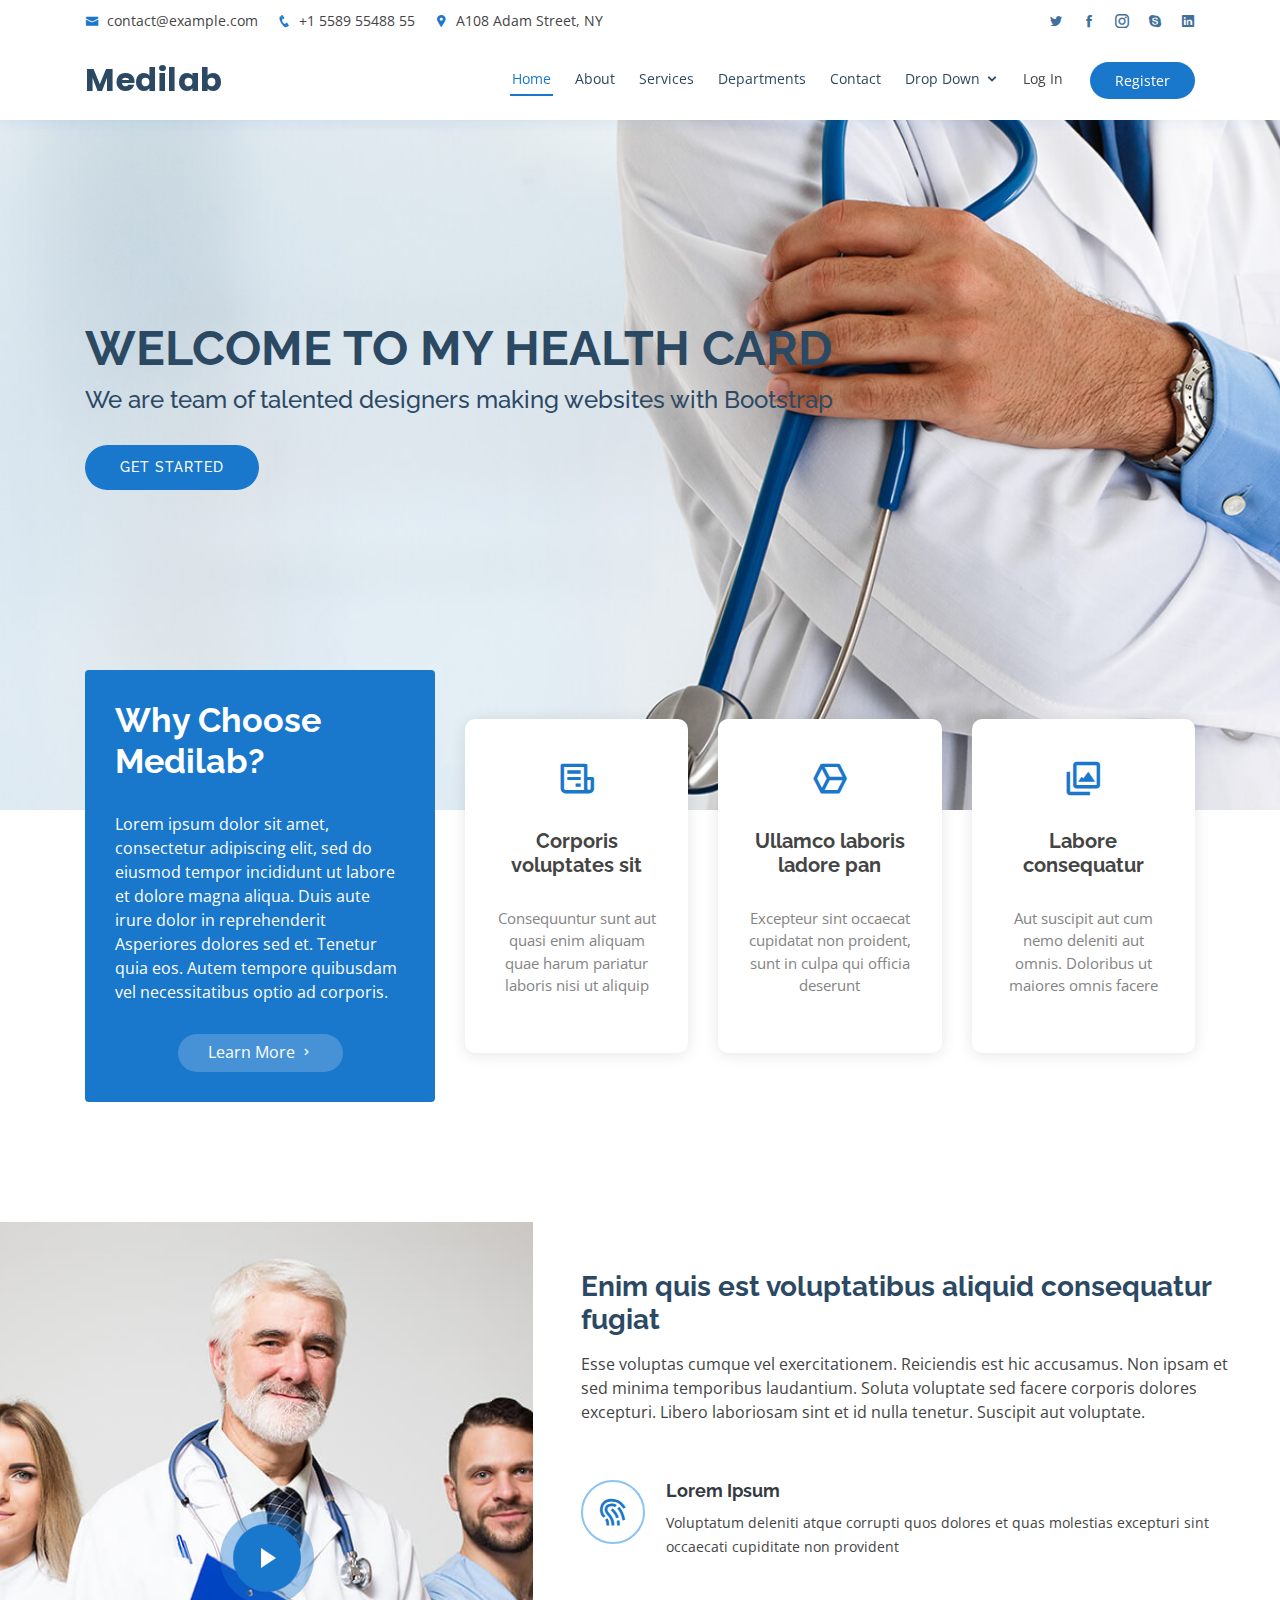
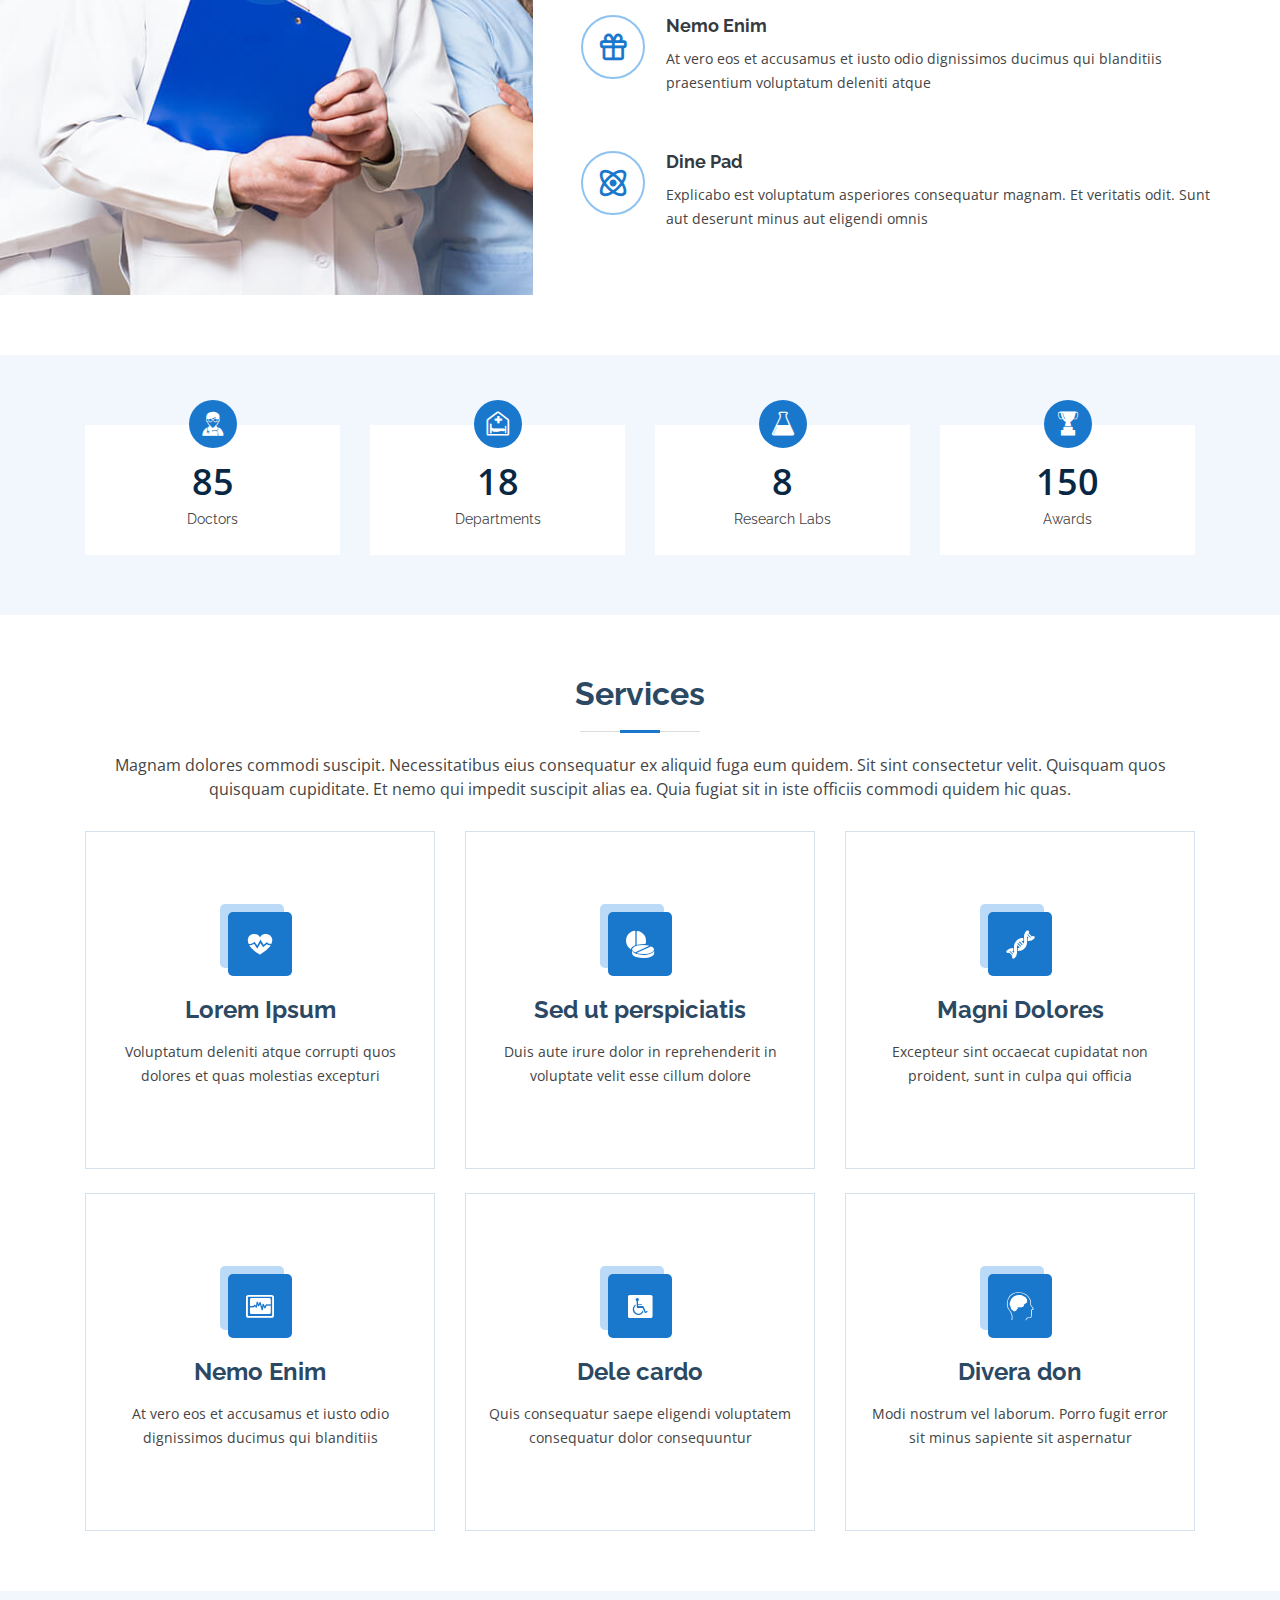
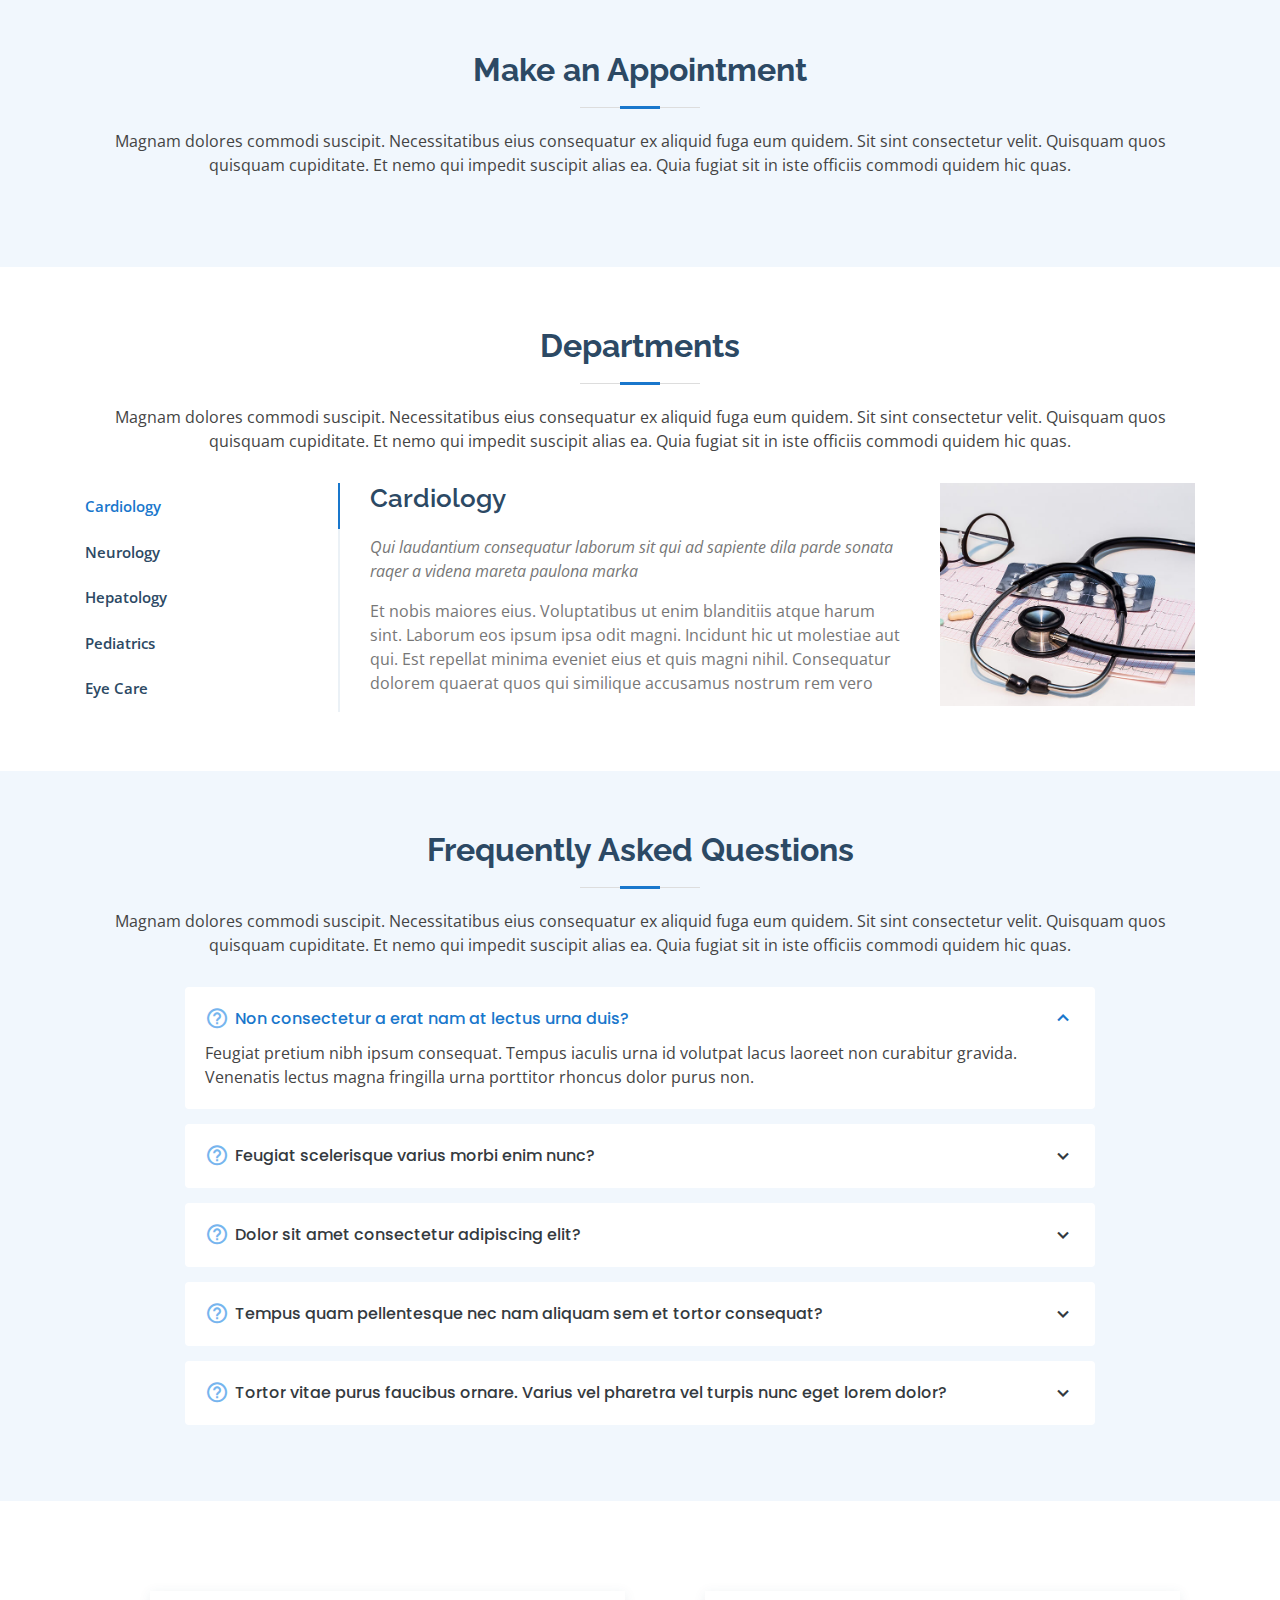
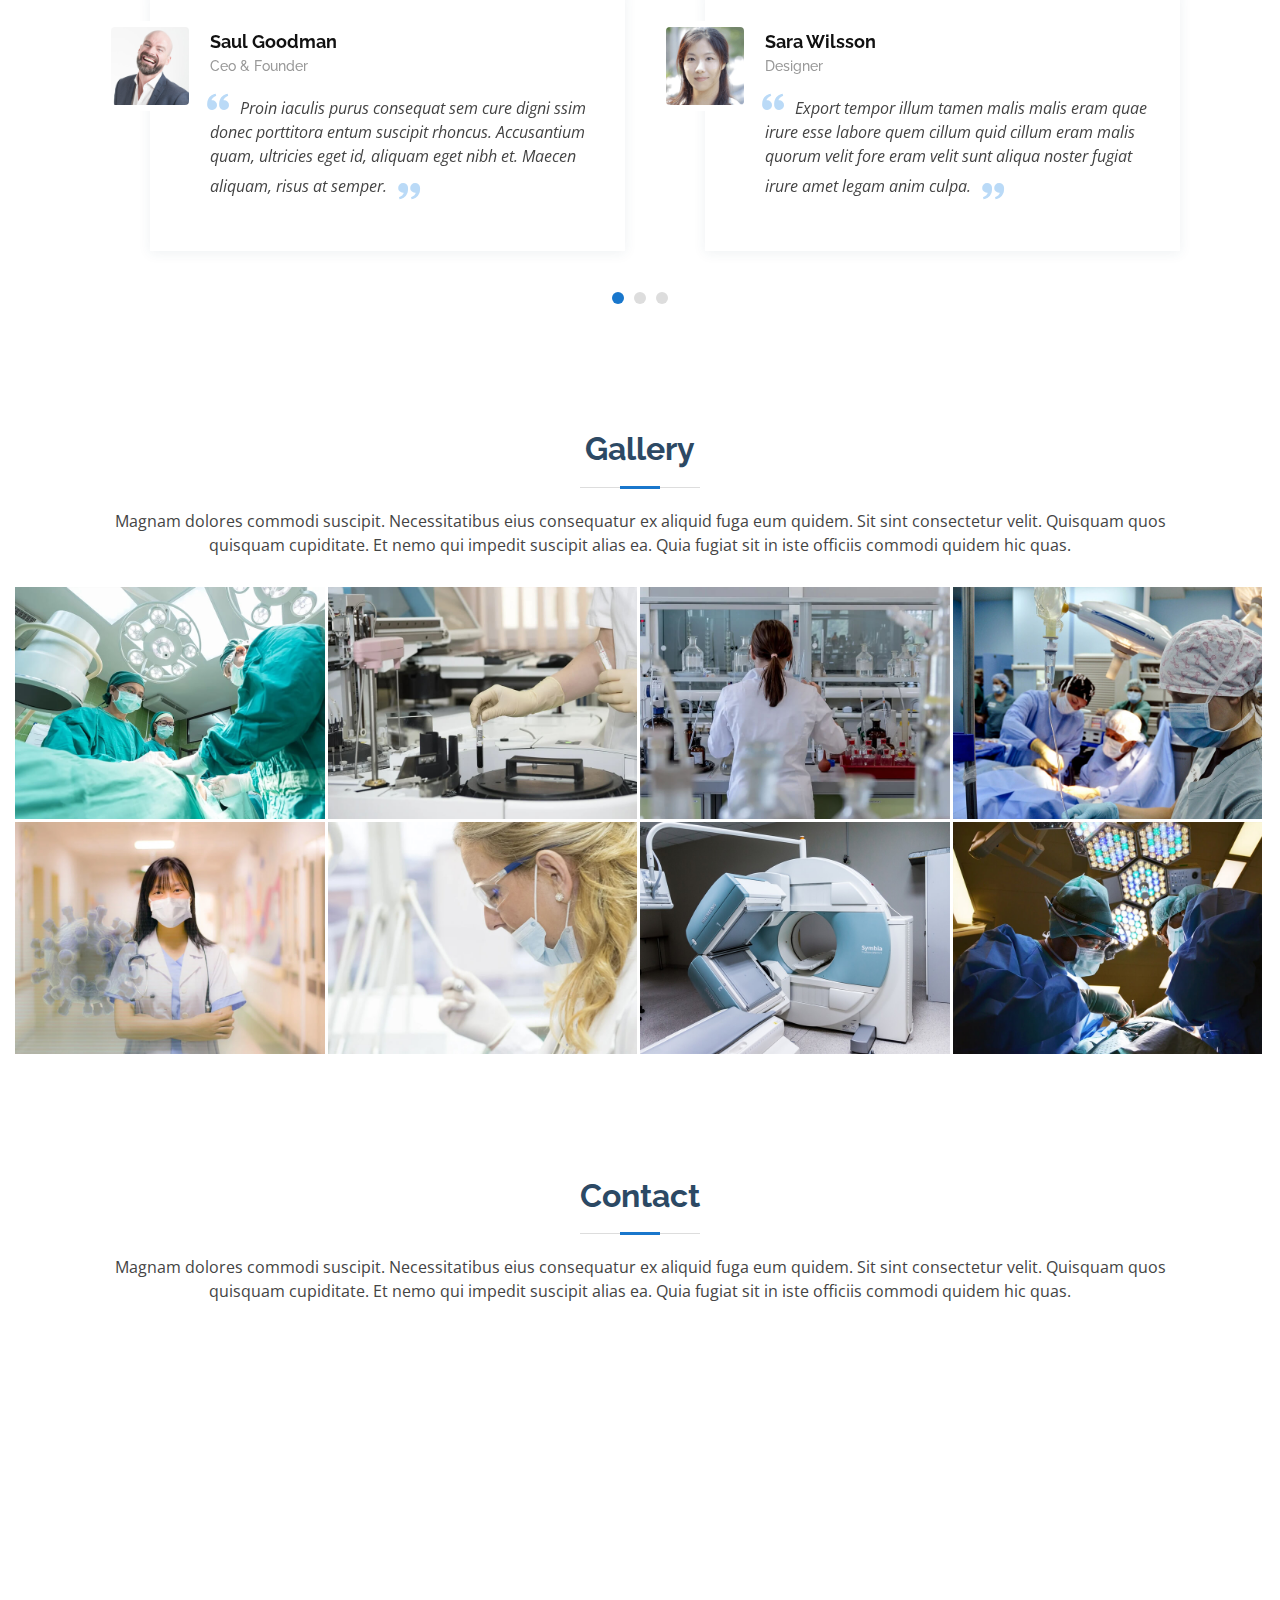
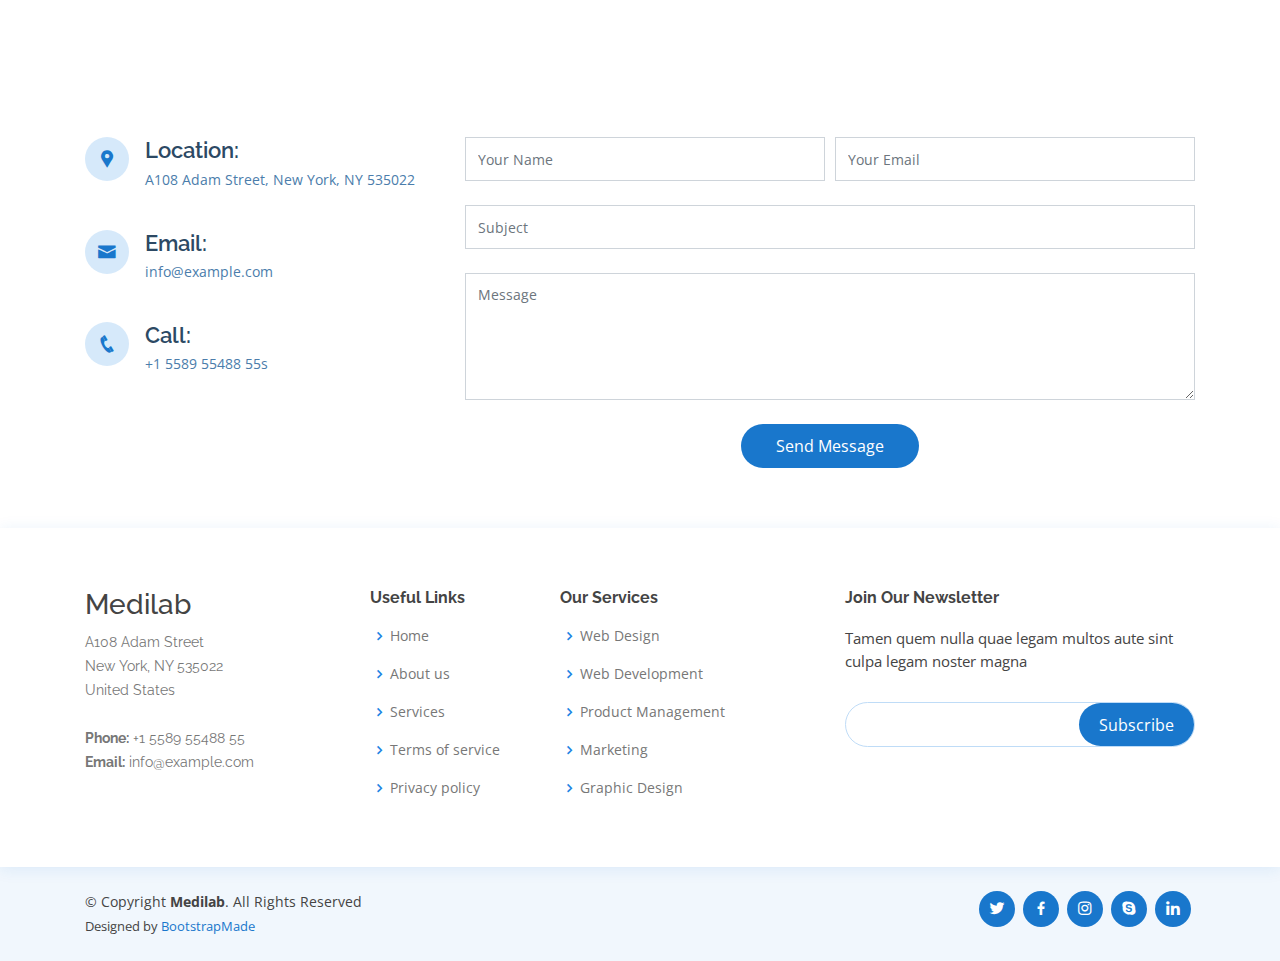
<file: index.html>
<!DOCTYPE html>
<html lang="en">

<head>
  <meta charset="utf-8">
  <meta content="width=device-width, initial-scale=1.0" name="viewport">

  <title>Medilab Bootstrap Template - Index</title>
  <meta content="" name="description">
  <meta content="" name="keywords">

  <!-- Favicons -->
  <link href="assets/img/favicon.png" rel="icon">
  <link href="assets/img/apple-touch-icon.png" rel="apple-touch-icon">

  <!-- Google Fonts -->
  <link
    href="https://fonts.googleapis.com/css?family=Open+Sans:300,300i,400,400i,600,600i,700,700i|Raleway:300,300i,400,400i,500,500i,600,600i,700,700i|Poppins:300,300i,400,400i,500,500i,600,600i,700,700i"
    rel="stylesheet">

  <!-- Vendor CSS Files -->
  <link href="assets/vendor/bootstrap/css/bootstrap.min.css" rel="stylesheet">
  <link href="assets/vendor/icofont/icofont.min.css" rel="stylesheet">
  <link href="assets/vendor/boxicons/css/boxicons.min.css" rel="stylesheet">
  <link href="assets/vendor/venobox/venobox.css" rel="stylesheet">
  <link href="assets/vendor/animate.css/animate.min.css" rel="stylesheet">
  <link href="assets/vendor/remixicon/remixicon.css" rel="stylesheet">
  <link href="assets/vendor/owl.carousel/assets/owl.carousel.min.css" rel="stylesheet">
  <link href="assets/vendor/bootstrap-datepicker/css/bootstrap-datepicker.min.css" rel="stylesheet">

  <!-- Template Main CSS File -->
  <link href="assets/css/style.css" rel="stylesheet">

  <!-- =======================================================
  * Template Name: Medilab - v2.1.1
  * Template URL: https://bootstrapmade.com/medilab-free-medical-bootstrap-theme/
  * Author: BootstrapMade.com
  * License: https://bootstrapmade.com/license/
  ======================================================== -->
  <!-- Extra start-->
  <!-- <script data-require="jquery@3.0.0" data-semver="3.0.0"
    src="https://cdnjs.cloudflare.com/ajax/libs/jquery/3.0.0/jquery.js"></script>
  <link data-require="bootstrap@3.3.7" data-semver="3.3.7" rel="stylesheet"
    href="https://maxcdn.bootstrapcdn.com/bootstrap/3.3.7/css/bootstrap.min.css" />
  <script data-require="bootstrap@3.3.7" data-semver="3.3.7"
    src="https://maxcdn.bootstrapcdn.com/bootstrap/3.3.7/js/bootstrap.min.js"></script>
  <link rel="stylesheet" href="style.css" /> -->
  <!-- Extra ends -->
</head>

<body>

  <!-- ======= Top Bar ======= -->
  <div id="topbar" class="d-none d-lg-flex align-items-center fixed-top">
    <div class="container d-flex">
      <div class="contact-info mr-auto">
        <i class="icofont-envelope"></i> <a href="mailto:contact@example.com">contact@example.com</a>
        <i class="icofont-phone"></i> +1 5589 55488 55
        <i class="icofont-google-map"></i> A108 Adam Street, NY
      </div>
      <div class="social-links">
        <a href="#" class="twitter"><i class="icofont-twitter"></i></a>
        <a href="#" class="facebook"><i class="icofont-facebook"></i></a>
        <a href="#" class="instagram"><i class="icofont-instagram"></i></a>
        <a href="#" class="skype"><i class="icofont-skype"></i></a>
        <a href="#" class="linkedin"><i class="icofont-linkedin"></i></i></a>
      </div>
    </div>
  </div>

  <!-- ======= Header ======= -->
  <header id="header" class="fixed-top">
    <div class="container d-flex align-items-center">

      <h1 class="logo mr-auto"><a href="index.html">Medilab</a></h1>
      <!-- Uncomment below if you prefer to use an image logo -->
      <!-- <a href="index.html" class="logo mr-auto"><img src="assets/img/logo.png" alt="" class="img-fluid"></a>-->

      <nav class="nav-menu d-none d-lg-block">
        <ul>
          <li class="active"><a href="index.html">Home</a></li>
          <li><a href="#about">About</a></li>
          <li><a href="#services">Services</a></li>
          <li><a href="#departments">Departments</a></li>
          <li><a href="#contact">Contact</a></li>
          <li class="drop-down"><a href="">Drop Down</a>
            <ul>
              <li><a href="#">Drop Down 1</a></li>
              <li class="drop-down"><a href="#">Deep Drop Down</a>
                <ul>
                  <li><a href="#">Deep Drop Down 1</a></li>
                  <li><a href="#">Deep Drop Down 2</a></li>
                  <li><a href="#">Deep Drop Down 3</a></li>
                  <li><a href="#">Deep Drop Down 4</a></li>
                  <li><a href="#">Deep Drop Down 5</a></li>
                </ul>
              </li>
              <li><a href="#">Drop Down 2</a></li>
              <li><a href="#">Drop Down 3</a></li>
              <li><a href="#">Drop Down 4</a></li>
            </ul>
          </li>
          <li>
            <a data-toggle="modal" data-target="#popUpWindowlogin" style="cursor: pointer;">Log In</a>
          </li>

        </ul>
      </nav><!-- .nav-menu -->

      <button type='button' class="appointment-btn scrollto" data-toggle="modal" data-target="#popUpWindow"
        style="border: none;">Register</button>

    </div>
  </header><!-- End Header -->

  <!-- ======= Hero Section ======= -->
  <section id="hero" class="d-flex align-items-center">
    <div class="container">
      <h1>Welcome to My Health Card</h1>
      <h2>We are team of talented designers making websites with Bootstrap</h2>
      <a href="#about" class="btn-get-started scrollto">Get Started</a>
    </div>
  </section><!-- End Hero -->

  <main id="main">

    <!-- ======= Why Us Section ======= -->
    <section id="why-us" class="why-us">
      <div class="container">

        <div class="row">
          <div class="col-lg-4 d-flex align-items-stretch">
            <div class="content">
              <h3>Why Choose Medilab?</h3>
              <p>
                Lorem ipsum dolor sit amet, consectetur adipiscing elit, sed do eiusmod tempor incididunt ut labore et
                dolore magna aliqua. Duis aute irure dolor in reprehenderit
                Asperiores dolores sed et. Tenetur quia eos. Autem tempore quibusdam vel necessitatibus optio ad
                corporis.
              </p>
              <div class="text-center">
                <a href="#" class="more-btn">Learn More <i class="bx bx-chevron-right"></i></a>
              </div>
            </div>
          </div>
          <div class="col-lg-8 d-flex align-items-stretch">
            <div class="icon-boxes d-flex flex-column justify-content-center">
              <div class="row">
                <div class="col-xl-4 d-flex align-items-stretch">
                  <div class="icon-box mt-4 mt-xl-0">
                    <i class="bx bx-receipt"></i>
                    <h4>Corporis voluptates sit</h4>
                    <p>Consequuntur sunt aut quasi enim aliquam quae harum pariatur laboris nisi ut aliquip</p>
                  </div>
                </div>
                <div class="col-xl-4 d-flex align-items-stretch">
                  <div class="icon-box mt-4 mt-xl-0">
                    <i class="bx bx-cube-alt"></i>
                    <h4>Ullamco laboris ladore pan</h4>
                    <p>Excepteur sint occaecat cupidatat non proident, sunt in culpa qui officia deserunt</p>
                  </div>
                </div>
                <div class="col-xl-4 d-flex align-items-stretch">
                  <div class="icon-box mt-4 mt-xl-0">
                    <i class="bx bx-images"></i>
                    <h4>Labore consequatur</h4>
                    <p>Aut suscipit aut cum nemo deleniti aut omnis. Doloribus ut maiores omnis facere</p>
                  </div>
                </div>
              </div>
            </div><!-- End .content-->
          </div>
        </div>

      </div>
    </section><!-- End Why Us Section -->

    <!-- ======= About Section ======= -->
    <section id="about" class="about">
      <div class="container-fluid">

        <div class="row">
          <div class="col-xl-5 col-lg-6 video-box d-flex justify-content-center align-items-stretch">
            <a href="https://www.youtube.com/watch?v=jDDaplaOz7Q" class="venobox play-btn mb-4" data-vbtype="video"
              data-autoplay="true"></a>
          </div>

          <div
            class="col-xl-7 col-lg-6 icon-boxes d-flex flex-column align-items-stretch justify-content-center py-5 px-lg-5">
            <h3>Enim quis est voluptatibus aliquid consequatur fugiat</h3>
            <p>Esse voluptas cumque vel exercitationem. Reiciendis est hic accusamus. Non ipsam et sed minima temporibus
              laudantium. Soluta voluptate sed facere corporis dolores excepturi. Libero laboriosam sint et id nulla
              tenetur. Suscipit aut voluptate.</p>

            <div class="icon-box">
              <div class="icon"><i class="bx bx-fingerprint"></i></div>
              <h4 class="title"><a href="">Lorem Ipsum</a></h4>
              <p class="description">Voluptatum deleniti atque corrupti quos dolores et quas molestias excepturi sint
                occaecati cupiditate non provident</p>
            </div>

            <div class="icon-box">
              <div class="icon"><i class="bx bx-gift"></i></div>
              <h4 class="title"><a href="">Nemo Enim</a></h4>
              <p class="description">At vero eos et accusamus et iusto odio dignissimos ducimus qui blanditiis
                praesentium voluptatum deleniti atque</p>
            </div>

            <div class="icon-box">
              <div class="icon"><i class="bx bx-atom"></i></div>
              <h4 class="title"><a href="">Dine Pad</a></h4>
              <p class="description">Explicabo est voluptatum asperiores consequatur magnam. Et veritatis odit. Sunt aut
                deserunt minus aut eligendi omnis</p>
            </div>

          </div>
        </div>

      </div>
    </section><!-- End About Section -->

    <!-- ======= Counts Section ======= -->
    <section id="counts" class="counts">
      <div class="container">

        <div class="row">

          <div class="col-lg-3 col-md-6">
            <div class="count-box">
              <i class="icofont-doctor-alt"></i>
              <span data-toggle="counter-up">85</span>
              <p>Doctors</p>
            </div>
          </div>

          <div class="col-lg-3 col-md-6 mt-5 mt-md-0">
            <div class="count-box">
              <i class="icofont-patient-bed"></i>
              <span data-toggle="counter-up">18</span>
              <p>Departments</p>
            </div>
          </div>

          <div class="col-lg-3 col-md-6 mt-5 mt-lg-0">
            <div class="count-box">
              <i class="icofont-laboratory"></i>
              <span data-toggle="counter-up">8</span>
              <p>Research Labs</p>
            </div>
          </div>

          <div class="col-lg-3 col-md-6 mt-5 mt-lg-0">
            <div class="count-box">
              <i class="icofont-award"></i>
              <span data-toggle="counter-up">150</span>
              <p>Awards</p>
            </div>
          </div>

        </div>

      </div>
    </section><!-- End Counts Section -->

    <!-- ======= Services Section ======= -->
    <section id="services" class="services">
      <div class="container">

        <div class="section-title">
          <h2>Services</h2>
          <p>Magnam dolores commodi suscipit. Necessitatibus eius consequatur ex aliquid fuga eum quidem. Sit sint
            consectetur velit. Quisquam quos quisquam cupiditate. Et nemo qui impedit suscipit alias ea. Quia fugiat sit
            in iste officiis commodi quidem hic quas.</p>
        </div>

        <div class="row">
          <div class="col-lg-4 col-md-6 d-flex align-items-stretch">
            <div class="icon-box">
              <div class="icon"><i class="icofont-heart-beat"></i></div>
              <h4><a href="">Lorem Ipsum</a></h4>
              <p>Voluptatum deleniti atque corrupti quos dolores et quas molestias excepturi</p>
            </div>
          </div>

          <div class="col-lg-4 col-md-6 d-flex align-items-stretch mt-4 mt-md-0">
            <div class="icon-box">
              <div class="icon"><i class="icofont-drug"></i></div>
              <h4><a href="">Sed ut perspiciatis</a></h4>
              <p>Duis aute irure dolor in reprehenderit in voluptate velit esse cillum dolore</p>
            </div>
          </div>

          <div class="col-lg-4 col-md-6 d-flex align-items-stretch mt-4 mt-lg-0">
            <div class="icon-box">
              <div class="icon"><i class="icofont-dna-alt-2"></i></div>
              <h4><a href="">Magni Dolores</a></h4>
              <p>Excepteur sint occaecat cupidatat non proident, sunt in culpa qui officia</p>
            </div>
          </div>

          <div class="col-lg-4 col-md-6 d-flex align-items-stretch mt-4">
            <div class="icon-box">
              <div class="icon"><i class="icofont-heartbeat"></i></div>
              <h4><a href="">Nemo Enim</a></h4>
              <p>At vero eos et accusamus et iusto odio dignissimos ducimus qui blanditiis</p>
            </div>
          </div>

          <div class="col-lg-4 col-md-6 d-flex align-items-stretch mt-4">
            <div class="icon-box">
              <div class="icon"><i class="icofont-disabled"></i></div>
              <h4><a href="">Dele cardo</a></h4>
              <p>Quis consequatur saepe eligendi voluptatem consequatur dolor consequuntur</p>
            </div>
          </div>

          <div class="col-lg-4 col-md-6 d-flex align-items-stretch mt-4">
            <div class="icon-box">
              <div class="icon"><i class="icofont-autism"></i></div>
              <h4><a href="">Divera don</a></h4>
              <p>Modi nostrum vel laborum. Porro fugit error sit minus sapiente sit aspernatur</p>
            </div>
          </div>

        </div>

      </div>
    </section><!-- End Services Section -->

    <!-- ======= Appointment Section ======= -->
    <section id="appointment" class="appointment section-bg">
      <div class="container">

        <div class="section-title">
          <h2>Make an Appointment</h2>
          <p>Magnam dolores commodi suscipit. Necessitatibus eius consequatur ex aliquid fuga eum quidem. Sit sint
            consectetur velit. Quisquam quos quisquam cupiditate. Et nemo qui impedit suscipit alias ea. Quia fugiat sit
            in iste officiis commodi quidem hic quas.</p>
        </div>

        <!-- <form action="forms/appointment.php" method="post" role="form" class="php-email-form">
          <div class="form-row">
            <div class="col-md-4 form-group">
              <input type="text" name="name" class="form-control" id="name" placeholder="Your Name" data-rule="minlen:4"
                data-msg="Please enter at least 4 chars">
              <div class="validate"></div>
            </div>
            <div class="col-md-4 form-group">
              <input type="email" class="form-control" name="email" id="email" placeholder="Your Email"
                data-rule="email" data-msg="Please enter a valid email">
              <div class="validate"></div>
            </div>
            <div class="col-md-4 form-group">
              <input type="tel" class="form-control" name="phone" id="phone" placeholder="Your Phone"
                data-rule="minlen:4" data-msg="Please enter at least 4 chars">
              <div class="validate"></div>
            </div>
          </div>
          <div class="form-row">
            <div class="col-md-4 form-group">
              <input type="datetime" name="date" class="form-control datepicker" id="date"
                placeholder="Appointment Date" data-rule="minlen:4" data-msg="Please enter at least 4 chars">
              <div class="validate"></div>
            </div>
            <div class="col-md-4 form-group">
              <select name="department" id="department" class="form-control">
                <option value="">Select Department</option>
                <option value="Department 1">Department 1</option>
                <option value="Department 2">Department 2</option>
                <option value="Department 3">Department 3</option>
              </select>
              <div class="validate"></div>
            </div>
            <div class="col-md-4 form-group">
              <select name="doctor" id="doctor" class="form-control">
                <option value="">Select Doctor</option>
                <option value="Doctor 1">Doctor 1</option>
                <option value="Doctor 2">Doctor 2</option>
                <option value="Doctor 3">Doctor 3</option>
              </select>
              <div class="validate"></div>
            </div>
          </div>

          <div class="form-group">
            <textarea class="form-control" name="message" rows="5" placeholder="Message (Optional)"></textarea>
            <div class="validate"></div>
          </div>
          <div class="mb-3">
            <div class="loading">Loading</div>
            <div class="error-message"></div>
            <div class="sent-message">Your appointment request has been sent successfully. Thank you!</div>
          </div>
          <div class="text-center"><button type="submit">Make an Appointment</button></div>
        </form> -->

      </div>
    </section><!-- End Appointment Section -->

    <!-- ======= Departments Section ======= -->
    <section id="departments" class="departments">
      <div class="container">

        <div class="section-title">
          <h2>Departments</h2>
          <p>Magnam dolores commodi suscipit. Necessitatibus eius consequatur ex aliquid fuga eum quidem. Sit sint
            consectetur velit. Quisquam quos quisquam cupiditate. Et nemo qui impedit suscipit alias ea. Quia fugiat sit
            in iste officiis commodi quidem hic quas.</p>
        </div>

        <div class="row">
          <div class="col-lg-3">
            <ul class="nav nav-tabs flex-column">
              <li class="nav-item">
                <a class="nav-link active show" data-toggle="tab" href="#tab-1">Cardiology</a>
              </li>
              <li class="nav-item">
                <a class="nav-link" data-toggle="tab" href="#tab-2">Neurology</a>
              </li>
              <li class="nav-item">
                <a class="nav-link" data-toggle="tab" href="#tab-3">Hepatology</a>
              </li>
              <li class="nav-item">
                <a class="nav-link" data-toggle="tab" href="#tab-4">Pediatrics</a>
              </li>
              <li class="nav-item">
                <a class="nav-link" data-toggle="tab" href="#tab-5">Eye Care</a>
              </li>
            </ul>
          </div>
          <div class="col-lg-9 mt-4 mt-lg-0">
            <div class="tab-content">
              <div class="tab-pane active show" id="tab-1">
                <div class="row">
                  <div class="col-lg-8 details order-2 order-lg-1">
                    <h3>Cardiology</h3>
                    <p class="font-italic">Qui laudantium consequatur laborum sit qui ad sapiente dila parde sonata
                      raqer a videna mareta paulona marka</p>
                    <p>Et nobis maiores eius. Voluptatibus ut enim blanditiis atque harum sint. Laborum eos ipsum ipsa
                      odit magni. Incidunt hic ut molestiae aut qui. Est repellat minima eveniet eius et quis magni
                      nihil. Consequatur dolorem quaerat quos qui similique accusamus nostrum rem vero</p>
                  </div>
                  <div class="col-lg-4 text-center order-1 order-lg-2">
                    <img src="assets/img/departments-1.jpg" alt="" class="img-fluid">
                  </div>
                </div>
              </div>
              <div class="tab-pane" id="tab-2">
                <div class="row">
                  <div class="col-lg-8 details order-2 order-lg-1">
                    <h3>Et blanditiis nemo veritatis excepturi</h3>
                    <p class="font-italic">Qui laudantium consequatur laborum sit qui ad sapiente dila parde sonata
                      raqer a videna mareta paulona marka</p>
                    <p>Ea ipsum voluptatem consequatur quis est. Illum error ullam omnis quia et reiciendis sunt sunt
                      est. Non aliquid repellendus itaque accusamus eius et velit ipsa voluptates. Optio nesciunt eaque
                      beatae accusamus lerode pakto madirna desera vafle de nideran pal</p>
                  </div>
                  <div class="col-lg-4 text-center order-1 order-lg-2">
                    <img src="assets/img/departments-2.jpg" alt="" class="img-fluid">
                  </div>
                </div>
              </div>
              <div class="tab-pane" id="tab-3">
                <div class="row">
                  <div class="col-lg-8 details order-2 order-lg-1">
                    <h3>Impedit facilis occaecati odio neque aperiam sit</h3>
                    <p class="font-italic">Eos voluptatibus quo. Odio similique illum id quidem non enim fuga. Qui natus
                      non sunt dicta dolor et. In asperiores velit quaerat perferendis aut</p>
                    <p>Iure officiis odit rerum. Harum sequi eum illum corrupti culpa veritatis quisquam. Neque
                      necessitatibus illo rerum eum ut. Commodi ipsam minima molestiae sed laboriosam a iste odio. Earum
                      odit nesciunt fugiat sit ullam. Soluta et harum voluptatem optio quae</p>
                  </div>
                  <div class="col-lg-4 text-center order-1 order-lg-2">
                    <img src="assets/img/departments-3.jpg" alt="" class="img-fluid">
                  </div>
                </div>
              </div>
              <div class="tab-pane" id="tab-4">
                <div class="row">
                  <div class="col-lg-8 details order-2 order-lg-1">
                    <h3>Fuga dolores inventore laboriosam ut est accusamus laboriosam dolore</h3>
                    <p class="font-italic">Totam aperiam accusamus. Repellat consequuntur iure voluptas iure porro quis
                      delectus</p>
                    <p>Eaque consequuntur consequuntur libero expedita in voluptas. Nostrum ipsam necessitatibus aliquam
                      fugiat debitis quis velit. Eum ex maxime error in consequatur corporis atque. Eligendi asperiores
                      sed qui veritatis aperiam quia a laborum inventore</p>
                  </div>
                  <div class="col-lg-4 text-center order-1 order-lg-2">
                    <img src="assets/img/departments-4.jpg" alt="" class="img-fluid">
                  </div>
                </div>
              </div>
              <div class="tab-pane" id="tab-5">
                <div class="row">
                  <div class="col-lg-8 details order-2 order-lg-1">
                    <h3>Est eveniet ipsam sindera pad rone matrelat sando reda</h3>
                    <p class="font-italic">Omnis blanditiis saepe eos autem qui sunt debitis porro quia.</p>
                    <p>Exercitationem nostrum omnis. Ut reiciendis repudiandae minus. Omnis recusandae ut non quam ut
                      quod eius qui. Ipsum quia odit vero atque qui quibusdam amet. Occaecati sed est sint aut vitae
                      molestiae voluptate vel</p>
                  </div>
                  <div class="col-lg-4 text-center order-1 order-lg-2">
                    <img src="assets/img/departments-5.jpg" alt="" class="img-fluid">
                  </div>
                </div>
              </div>
            </div>
          </div>
        </div>

      </div>
    </section><!-- End Departments Section -->


    <!-- ======= Frequently Asked Questions Section ======= -->
    <section id="faq" class="faq section-bg">
      <div class="container">

        <div class="section-title">
          <h2>Frequently Asked Questions</h2>
          <p>Magnam dolores commodi suscipit. Necessitatibus eius consequatur ex aliquid fuga eum quidem. Sit sint
            consectetur velit. Quisquam quos quisquam cupiditate. Et nemo qui impedit suscipit alias ea. Quia fugiat sit
            in iste officiis commodi quidem hic quas.</p>
        </div>

        <div class="faq-list">
          <ul>
            <li data-aos="fade-up">
              <i class="bx bx-help-circle icon-help"></i> <a data-toggle="collapse" class="collapse"
                href="#faq-list-1">Non consectetur a erat nam at lectus urna duis? <i
                  class="bx bx-chevron-down icon-show"></i><i class="bx bx-chevron-up icon-close"></i></a>
              <div id="faq-list-1" class="collapse show" data-parent=".faq-list">
                <p>
                  Feugiat pretium nibh ipsum consequat. Tempus iaculis urna id volutpat lacus laoreet non curabitur
                  gravida. Venenatis lectus magna fringilla urna porttitor rhoncus dolor purus non.
                </p>
              </div>
            </li>

            <li data-aos="fade-up" data-aos-delay="100">
              <i class="bx bx-help-circle icon-help"></i> <a data-toggle="collapse" href="#faq-list-2"
                class="collapsed">Feugiat scelerisque varius morbi enim nunc? <i
                  class="bx bx-chevron-down icon-show"></i><i class="bx bx-chevron-up icon-close"></i></a>
              <div id="faq-list-2" class="collapse" data-parent=".faq-list">
                <p>
                  Dolor sit amet consectetur adipiscing elit pellentesque habitant morbi. Id interdum velit laoreet id
                  donec ultrices. Fringilla phasellus faucibus scelerisque eleifend donec pretium. Est pellentesque elit
                  ullamcorper dignissim. Mauris ultrices eros in cursus turpis massa tincidunt dui.
                </p>
              </div>
            </li>

            <li data-aos="fade-up" data-aos-delay="200">
              <i class="bx bx-help-circle icon-help"></i> <a data-toggle="collapse" href="#faq-list-3"
                class="collapsed">Dolor sit amet consectetur adipiscing elit? <i
                  class="bx bx-chevron-down icon-show"></i><i class="bx bx-chevron-up icon-close"></i></a>
              <div id="faq-list-3" class="collapse" data-parent=".faq-list">
                <p>
                  Eleifend mi in nulla posuere sollicitudin aliquam ultrices sagittis orci. Faucibus pulvinar elementum
                  integer enim. Sem nulla pharetra diam sit amet nisl suscipit. Rutrum tellus pellentesque eu tincidunt.
                  Lectus urna duis convallis convallis tellus. Urna molestie at elementum eu facilisis sed odio morbi
                  quis
                </p>
              </div>
            </li>

            <li data-aos="fade-up" data-aos-delay="300">
              <i class="bx bx-help-circle icon-help"></i> <a data-toggle="collapse" href="#faq-list-4"
                class="collapsed">Tempus quam pellentesque nec nam aliquam sem et tortor consequat? <i
                  class="bx bx-chevron-down icon-show"></i><i class="bx bx-chevron-up icon-close"></i></a>
              <div id="faq-list-4" class="collapse" data-parent=".faq-list">
                <p>
                  Molestie a iaculis at erat pellentesque adipiscing commodo. Dignissim suspendisse in est ante in. Nunc
                  vel risus commodo viverra maecenas accumsan. Sit amet nisl suscipit adipiscing bibendum est. Purus
                  gravida quis blandit turpis cursus in.
                </p>
              </div>
            </li>

            <li data-aos="fade-up" data-aos-delay="400">
              <i class="bx bx-help-circle icon-help"></i> <a data-toggle="collapse" href="#faq-list-5"
                class="collapsed">Tortor vitae purus faucibus ornare. Varius vel pharetra vel turpis nunc eget lorem
                dolor? <i class="bx bx-chevron-down icon-show"></i><i class="bx bx-chevron-up icon-close"></i></a>
              <div id="faq-list-5" class="collapse" data-parent=".faq-list">
                <p>
                  Laoreet sit amet cursus sit amet dictum sit amet justo. Mauris vitae ultricies leo integer malesuada
                  nunc vel. Tincidunt eget nullam non nisi est sit amet. Turpis nunc eget lorem dolor sed. Ut venenatis
                  tellus in metus vulputate eu scelerisque.
                </p>
              </div>
            </li>

          </ul>
        </div>

      </div>
    </section><!-- End Frequently Asked Questions Section -->

    <!-- ======= Testimonials Section ======= -->
    <section id="testimonials" class="testimonials">
      <div class="container">

        <div class="owl-carousel testimonials-carousel">

          <div class="testimonial-wrap">
            <div class="testimonial-item">
              <img src="assets/img/testimonials/testimonials-1.jpg" class="testimonial-img" alt="">
              <h3>Saul Goodman</h3>
              <h4>Ceo &amp; Founder</h4>
              <p>
                <i class="bx bxs-quote-alt-left quote-icon-left"></i>
                Proin iaculis purus consequat sem cure digni ssim donec porttitora entum suscipit rhoncus. Accusantium
                quam, ultricies eget id, aliquam eget nibh et. Maecen aliquam, risus at semper.
                <i class="bx bxs-quote-alt-right quote-icon-right"></i>
              </p>
            </div>
          </div>

          <div class="testimonial-wrap">
            <div class="testimonial-item">
              <img src="assets/img/testimonials/testimonials-2.jpg" class="testimonial-img" alt="">
              <h3>Sara Wilsson</h3>
              <h4>Designer</h4>
              <p>
                <i class="bx bxs-quote-alt-left quote-icon-left"></i>
                Export tempor illum tamen malis malis eram quae irure esse labore quem cillum quid cillum eram malis
                quorum velit fore eram velit sunt aliqua noster fugiat irure amet legam anim culpa.
                <i class="bx bxs-quote-alt-right quote-icon-right"></i>
              </p>
            </div>
          </div>

          <div class="testimonial-wrap">
            <div class="testimonial-item">
              <img src="assets/img/testimonials/testimonials-3.jpg" class="testimonial-img" alt="">
              <h3>Jena Karlis</h3>
              <h4>Store Owner</h4>
              <p>
                <i class="bx bxs-quote-alt-left quote-icon-left"></i>
                Enim nisi quem export duis labore cillum quae magna enim sint quorum nulla quem veniam duis minim tempor
                labore quem eram duis noster aute amet eram fore quis sint minim.
                <i class="bx bxs-quote-alt-right quote-icon-right"></i>
              </p>
            </div>
          </div>

          <div class="testimonial-wrap">
            <div class="testimonial-item">
              <img src="assets/img/testimonials/testimonials-4.jpg" class="testimonial-img" alt="">
              <h3>Matt Brandon</h3>
              <h4>Freelancer</h4>
              <p>
                <i class="bx bxs-quote-alt-left quote-icon-left"></i>
                Fugiat enim eram quae cillum dolore dolor amet nulla culpa multos export minim fugiat minim velit minim
                dolor enim duis veniam ipsum anim magna sunt elit fore quem dolore labore illum veniam.
                <i class="bx bxs-quote-alt-right quote-icon-right"></i>
              </p>
            </div>
          </div>

          <div class="testimonial-wrap">
            <div class="testimonial-item">
              <img src="assets/img/testimonials/testimonials-5.jpg" class="testimonial-img" alt="">
              <h3>John Larson</h3>
              <h4>Entrepreneur</h4>
              <p>
                <i class="bx bxs-quote-alt-left quote-icon-left"></i>
                Quis quorum aliqua sint quem legam fore sunt eram irure aliqua veniam tempor noster veniam enim culpa
                labore duis sunt culpa nulla illum cillum fugiat legam esse veniam culpa fore nisi cillum quid.
                <i class="bx bxs-quote-alt-right quote-icon-right"></i>
              </p>
            </div>
          </div>

        </div>

      </div>
    </section><!-- End Testimonials Section -->

    <!-- ======= Gallery Section ======= -->
    <section id="gallery" class="gallery">
      <div class="container">

        <div class="section-title">
          <h2>Gallery</h2>
          <p>Magnam dolores commodi suscipit. Necessitatibus eius consequatur ex aliquid fuga eum quidem. Sit sint
            consectetur velit. Quisquam quos quisquam cupiditate. Et nemo qui impedit suscipit alias ea. Quia fugiat sit
            in iste officiis commodi quidem hic quas.</p>
        </div>
      </div>

      <div class="container-fluid">
        <div class="row no-gutters">

          <div class="col-lg-3 col-md-4">
            <div class="gallery-item">
              <a href="assets/img/gallery/gallery-1.jpg" class="venobox" data-gall="gallery-item">
                <img src="assets/img/gallery/gallery-1.jpg" alt="" class="img-fluid">
              </a>
            </div>
          </div>

          <div class="col-lg-3 col-md-4">
            <div class="gallery-item">
              <a href="assets/img/gallery/gallery-2.jpg" class="venobox" data-gall="gallery-item">
                <img src="assets/img/gallery/gallery-2.jpg" alt="" class="img-fluid">
              </a>
            </div>
          </div>

          <div class="col-lg-3 col-md-4">
            <div class="gallery-item">
              <a href="assets/img/gallery/gallery-3.jpg" class="venobox" data-gall="gallery-item">
                <img src="assets/img/gallery/gallery-3.jpg" alt="" class="img-fluid">
              </a>
            </div>
          </div>

          <div class="col-lg-3 col-md-4">
            <div class="gallery-item">
              <a href="assets/img/gallery/gallery-4.jpg" class="venobox" data-gall="gallery-item">
                <img src="assets/img/gallery/gallery-4.jpg" alt="" class="img-fluid">
              </a>
            </div>
          </div>

          <div class="col-lg-3 col-md-4">
            <div class="gallery-item">
              <a href="assets/img/gallery/gallery-5.jpg" class="venobox" data-gall="gallery-item">
                <img src="assets/img/gallery/gallery-5.jpg" alt="" class="img-fluid">
              </a>
            </div>
          </div>

          <div class="col-lg-3 col-md-4">
            <div class="gallery-item">
              <a href="assets/img/gallery/gallery-6.jpg" class="venobox" data-gall="gallery-item">
                <img src="assets/img/gallery/gallery-6.jpg" alt="" class="img-fluid">
              </a>
            </div>
          </div>

          <div class="col-lg-3 col-md-4">
            <div class="gallery-item">
              <a href="assets/img/gallery/gallery-7.jpg" class="venobox" data-gall="gallery-item">
                <img src="assets/img/gallery/gallery-7.jpg" alt="" class="img-fluid">
              </a>
            </div>
          </div>

          <div class="col-lg-3 col-md-4">
            <div class="gallery-item">
              <a href="assets/img/gallery/gallery-8.jpg" class="venobox" data-gall="gallery-item">
                <img src="assets/img/gallery/gallery-8.jpg" alt="" class="img-fluid">
              </a>
            </div>
          </div>

        </div>

      </div>
    </section><!-- End Gallery Section -->

    <!-- ======= Contact Section ======= -->
    <section id="contact" class="contact">
      <div class="container">

        <div class="section-title">
          <h2>Contact</h2>
          <p>Magnam dolores commodi suscipit. Necessitatibus eius consequatur ex aliquid fuga eum quidem. Sit sint
            consectetur velit. Quisquam quos quisquam cupiditate. Et nemo qui impedit suscipit alias ea. Quia fugiat sit
            in iste officiis commodi quidem hic quas.</p>
        </div>
      </div>

      <div>
        <iframe style="border:0; width: 100%; height: 350px;"
          src="https://www.google.com/maps/embed?pb=!1m14!1m8!1m3!1d12097.433213460943!2d-74.0062269!3d40.7101282!3m2!1i1024!2i768!4f13.1!3m3!1m2!1s0x0%3A0xb89d1fe6bc499443!2sDowntown+Conference+Center!5e0!3m2!1smk!2sbg!4v1539943755621"
          frameborder="0" allowfullscreen></iframe>
      </div>

      <div class="container">
        <div class="row mt-5">

          <div class="col-lg-4">
            <div class="info">
              <div class="address">
                <i class="icofont-google-map"></i>
                <h4>Location:</h4>
                <p>A108 Adam Street, New York, NY 535022</p>
              </div>

              <div class="email">
                <i class="icofont-envelope"></i>
                <h4>Email:</h4>
                <p>info@example.com</p>
              </div>

              <div class="phone">
                <i class="icofont-phone"></i>
                <h4>Call:</h4>
                <p>+1 5589 55488 55s</p>
              </div>

            </div>

          </div>

          <div class="col-lg-8 mt-5 mt-lg-0">

            <form action="forms/contact.php" method="post" role="form" class="php-email-form">
              <div class="form-row">
                <div class="col-md-6 form-group">
                  <input type="text" name="name" class="form-control" id="name" placeholder="Your Name"
                    data-rule="minlen:4" data-msg="Please enter at least 4 chars" />
                  <div class="validate"></div>
                </div>
                <div class="col-md-6 form-group">
                  <input type="email" class="form-control" name="email" id="email" placeholder="Your Email"
                    data-rule="email" data-msg="Please enter a valid email" />
                  <div class="validate"></div>
                </div>
              </div>
              <div class="form-group">
                <input type="text" class="form-control" name="subject" id="subject" placeholder="Subject"
                  data-rule="minlen:4" data-msg="Please enter at least 8 chars of subject" />
                <div class="validate"></div>
              </div>
              <div class="form-group">
                <textarea class="form-control" name="message" rows="5" data-rule="required"
                  data-msg="Please write something for us" placeholder="Message"></textarea>
                <div class="validate"></div>
              </div>
              <div class="mb-3">
                <div class="loading">Loading</div>
                <div class="error-message"></div>
                <div class="sent-message">Your message has been sent. Thank you!</div>
              </div>
              <div class="text-center"><button type="submit">Send Message</button></div>
            </form>

          </div>

        </div>

      </div>
    </section><!-- End Contact Section -->


  </main><!-- End #main -->

  <!-- ======= Footer ======= -->
  <footer id="footer">

    <div class="footer-top">
      <div class="container">
        <div class="row">

          <div class="col-lg-3 col-md-6 footer-contact">
            <h3>Medilab</h3>
            <p>
              A108 Adam Street <br>
              New York, NY 535022<br>
              United States <br><br>
              <strong>Phone:</strong> +1 5589 55488 55<br>
              <strong>Email:</strong> info@example.com<br>
            </p>
          </div>

          <div class="col-lg-2 col-md-6 footer-links">
            <h4>Useful Links</h4>
            <ul>
              <li><i class="bx bx-chevron-right"></i> <a href="#">Home</a></li>
              <li><i class="bx bx-chevron-right"></i> <a href="#">About us</a></li>
              <li><i class="bx bx-chevron-right"></i> <a href="#">Services</a></li>
              <li><i class="bx bx-chevron-right"></i> <a href="#">Terms of service</a></li>
              <li><i class="bx bx-chevron-right"></i> <a href="#">Privacy policy</a></li>
            </ul>
          </div>

          <div class="col-lg-3 col-md-6 footer-links">
            <h4>Our Services</h4>
            <ul>
              <li><i class="bx bx-chevron-right"></i> <a href="#">Web Design</a></li>
              <li><i class="bx bx-chevron-right"></i> <a href="#">Web Development</a></li>
              <li><i class="bx bx-chevron-right"></i> <a href="#">Product Management</a></li>
              <li><i class="bx bx-chevron-right"></i> <a href="#">Marketing</a></li>
              <li><i class="bx bx-chevron-right"></i> <a href="#">Graphic Design</a></li>
            </ul>
          </div>

          <div class="col-lg-4 col-md-6 footer-newsletter">
            <h4>Join Our Newsletter</h4>
            <p>Tamen quem nulla quae legam multos aute sint culpa legam noster magna</p>
            <form action="" method="post">
              <input type="email" name="email"><input type="submit" value="Subscribe">
            </form>
          </div>

        </div>
      </div>
    </div>

    <div class="container d-md-flex py-4">

      <div class="mr-md-auto text-center text-md-left">
        <div class="copyright">
          &copy; Copyright <strong><span>Medilab</span></strong>. All Rights Reserved
        </div>
        <div class="credits">
          <!-- All the links in the footer should remain intact. -->
          <!-- You can delete the links only if you purchased the pro version. -->
          <!-- Licensing information: https://bootstrapmade.com/license/ -->
          <!-- Purchase the pro version with working PHP/AJAX contact form: https://bootstrapmade.com/medilab-free-medical-bootstrap-theme/ -->
          Designed by <a href="https://bootstrapmade.com/">BootstrapMade</a>
        </div>
      </div>
      <div class="social-links text-center text-md-right pt-3 pt-md-0">
        <a href="#" class="twitter"><i class="bx bxl-twitter"></i></a>
        <a href="#" class="facebook"><i class="bx bxl-facebook"></i></a>
        <a href="#" class="instagram"><i class="bx bxl-instagram"></i></a>
        <a href="#" class="google-plus"><i class="bx bxl-skype"></i></a>
        <a href="#" class="linkedin"><i class="bx bxl-linkedin"></i></a>
      </div>
    </div>
  </footer><!-- End Footer -->

  <div id="preloader"></div>
  <a href="#" class="back-to-top"><i class="icofont-simple-up"></i></a>


  <!-- Vendor JS Files -->
  <script src="assets/vendor/jquery/jquery.min.js"></script>
  <script src="assets/vendor/bootstrap/js/bootstrap.bundle.min.js"></script>
  <script src="assets/vendor/jquery.easing/jquery.easing.min.js"></script>
  <script src="assets/vendor/php-email-form/validate.js"></script>
  <script src="assets/vendor/venobox/venobox.min.js"></script>
  <script src="assets/vendor/waypoints/jquery.waypoints.min.js"></script>
  <script src="assets/vendor/counterup/counterup.min.js"></script>
  <script src="assets/vendor/owl.carousel/owl.carousel.min.js"></script>
  <script src="assets/vendor/bootstrap-datepicker/js/bootstrap-datepicker.min.js"></script>

  <!-- Template Main JS File -->
  <script src="assets/js/main.js"></script>

  <!-- 
  <script>
    // This is extra 
    // Code goes here


    $('#collapseOne').on('show.bs.collapse', function () {
      // do something…
      alert('ok');
    })
  </script> -->
  <div class="modal fade" id="popUpWindow">

    <div class="modal-dialog">
      <div class="modal-content">
        <!-- header -->
        <div class="modal-header container">
          <div class="container">
            <div class="section-title">
              <h2>Register</h2>

            </div>

            <form action="forms/appointment.php" method="post" role="form" class="php-email-form">
              <div class="form-group">
                <label for="name">Name</label>
                <input type="text" class="form-control" id="name" data-rule="minlen:4"
                  data-msg="Please enter at least 4 chars" placeholder="Rahul Sharma">
                <div class="validate"></div>
              </div>

              <div class="form-group">
                <label for="Birth">Birth Date</label>
                <input type="datetime" name="date" class="form-control datepicker" id="date"
                  placeholder=" Enter Your Birth Date" data-rule="minlen:4" data-msg="Please enter at least 4 chars">
                <div class="validate"></div>
              </div>
              <div class="form-group">
                <label for="Gender">Gender</label>
                <select name="gender" id="gender" class="form-control">
                  <option value="">Select Gender</option>
                  <option value="Male">Male</option>
                  <option value="Female">Female</option>
                  <option value="Prefer">Prefer not to say</option>
                </select>
                <div class="validate"></div>
              </div>

              <div class="form-group">
                <label for="Phone number">Phone number</label>
                <input type="tel" class="form-control" name="phone" id="phone" placeholder="Your Phone"
                  data-rule="minlen:4" data-msg="Please enter at least 4 chars">
                <div class="validate"></div>
              </div>
              <div class="form-group">
                <label for="exampleInputEmail1">Email address</label>
                <input type="email" class="form-control" id="email" aria-describedby="emailHelp" data-rule="email"
                  data-msg="Please enter a valid email" placeholder="hello@email.com">
                <div class="validate"></div>
                <small id="emailHelp" class="form-text text-muted">We'll never share your email with anyone
                  else.</small>
              </div>
              <div class="form-group">
                <label for="exampleInputPassword1">Password</label>
                <input type="password" class="form-control" id="exampleInputPassword1">
              </div>


              <!-- <div class="form-group form-check">
                <input type="checkbox" class="form-check-input" id="exampleCheck1">
                <label class="form-check-label" for="exampleCheck1">Check me out</label>
              </div> -->
              <!-- <div class="mb-3">
                <div class="loading">Loading</div>
                <div class="error-message"></div>
                <div class="sent-message">Your appointment request has been sent successfully. Thank you!</div>
              </div> -->
              <button type="submit" class="btn btn-primary">Register</button>
            </form>
            <div class="section-title">
              <p>Already created account LogIn</p>
            </div>
          </div>
          <!-- footer -->
          <!-- <div class="modal-footer">
            <button class="btn btn-primary btn-block">Log In</button>
          </div> -->
        </div>
      </div>
    </div>
  </div>
  <div class="modal fade" id="popUpWindowlogin">

    <div class="modal-dialog">
      <div class="modal-content">
        <!-- header -->
        <div class="modal-header container">
          <div class="container">
            <div class="section-title">
              <h2>Log In</h2>

            </div>

            <form action="forms/appointment.php" method="post" role="form" class="php-email-form">

              <div class="form-group">
                <label for="exampleInputEmail1">Email address</label>
                <input type="email" class="form-control" id="email" aria-describedby="emailHelp" data-rule="email"
                  data-msg="Please enter a valid email" placeholder="hello@email.com">
                <div class="validate"></div>
                <small id="emailHelp" class="form-text text-muted">We'll never share your email with anyone
                  else.</small>
              </div>
              <div class="form-group">
                <label for="exampleInputPassword1">Password</label>
                <input type="password" class="form-control" id="exampleInputPassword1">
              </div>

              <button type="submit" class="btn btn-primary">Lon In</button>
            </form>
            <div class="section-title">
              <p>New User created account</p>
            </div>
          </div>
          <!-- footer -->
          <!-- <div class="modal-footer">
            <button class="btn btn-primary btn-block">Log In</button>
          </div> -->
        </div>
      </div>
    </div>
  </div>


</body>

</html>
</file>
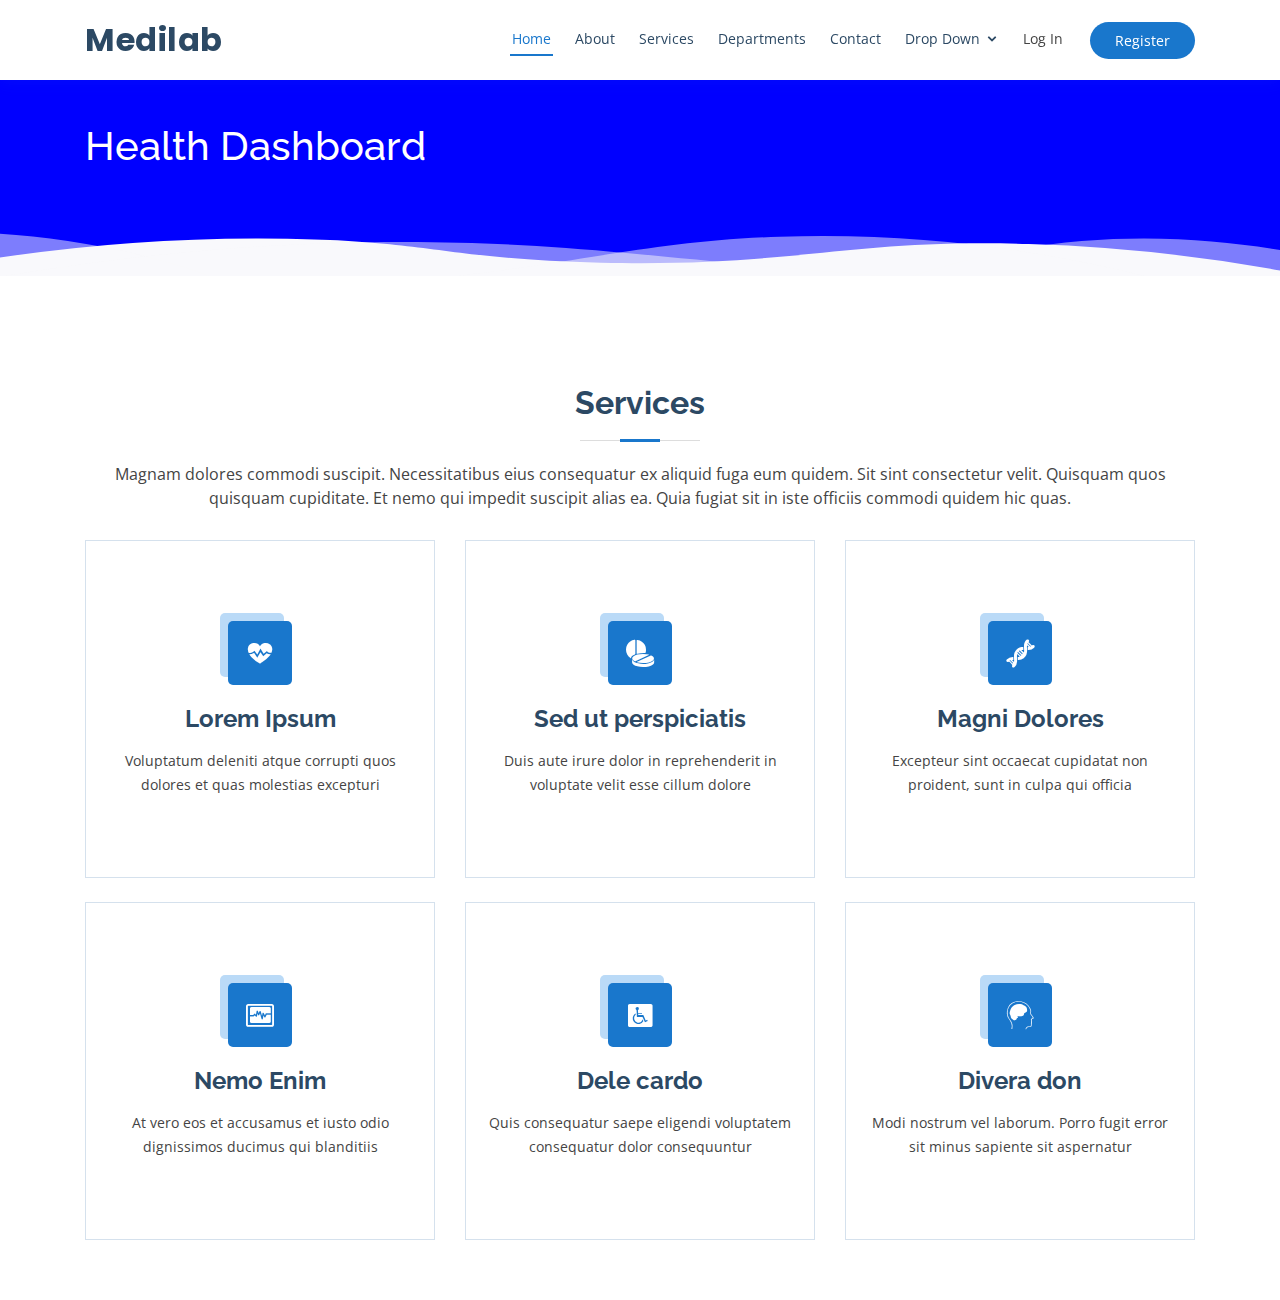
<file: dashboard.html>
<!DOCTYPE html>
<html lang="en">

<head>
    <meta charset="UTF-8">
    <meta http-equiv="X-UA-Compatible" content="IE=edge">
    <meta name="viewport" content="width=device-width, initial-scale=1.0">
    <title>Dashboard</title>
    <!-- Google Fonts -->
    <link
        href="https://fonts.googleapis.com/css?family=Open+Sans:300,300i,400,400i,600,600i,700,700i|Raleway:300,300i,400,400i,500,500i,600,600i,700,700i|Poppins:300,300i,400,400i,500,500i,600,600i,700,700i"
        rel="stylesheet">

    <!-- Vendor CSS Files -->
    <link href="assets/vendor/bootstrap/css/bootstrap.min.css" rel="stylesheet">
    <link href="assets/vendor/icofont/icofont.min.css" rel="stylesheet">
    <link href="assets/vendor/boxicons/css/boxicons.min.css" rel="stylesheet">
    <link href="assets/vendor/venobox/venobox.css" rel="stylesheet">
    <link href="assets/vendor/animate.css/animate.min.css" rel="stylesheet">
    <link href="assets/vendor/remixicon/remixicon.css" rel="stylesheet">
    <link href="assets/vendor/owl.carousel/assets/owl.carousel.min.css" rel="stylesheet">
    <link href="assets/vendor/bootstrap-datepicker/css/bootstrap-datepicker.min.css" rel="stylesheet">

    <!-- Template Main CSS File -->
    <link href="assets/css/style.css" rel="stylesheet">

</head>

<body>
    <!-- ======= Header ======= -->
    <header id="header" class="fixed-top" style="
        top: 0px;
    ">
        <div class="container d-flex align-items-center">

            <h1 class="logo mr-auto"><a href="index.html">Medilab</a></h1>
            <!-- Uncomment below if you prefer to use an image logo -->
            <!-- <a href="index.html" class="logo mr-auto"><img src="assets/img/logo.png" alt="" class="img-fluid"></a>-->

            <nav class="nav-menu d-none d-lg-block">
                <ul>
                    <li class="active"><a href="index.html">Home</a></li>
                    <li><a href="#about">About</a></li>
                    <li><a href="#services">Services</a></li>
                    <li><a href="#departments">Departments</a></li>
                    <li><a href="#contact">Contact</a></li>
                    <li class="drop-down"><a href="">Drop Down</a>
                        <ul>
                            <li><a href="#">Drop Down 1</a></li>
                            <li class="drop-down"><a href="#">Deep Drop Down</a>
                                <ul>
                                    <li><a href="#">Deep Drop Down 1</a></li>
                                    <li><a href="#">Deep Drop Down 2</a></li>
                                    <li><a href="#">Deep Drop Down 3</a></li>
                                    <li><a href="#">Deep Drop Down 4</a></li>
                                    <li><a href="#">Deep Drop Down 5</a></li>
                                </ul>
                            </li>
                            <li><a href="#">Drop Down 2</a></li>
                            <li><a href="#">Drop Down 3</a></li>
                            <li><a href="#">Drop Down 4</a></li>
                        </ul>
                    </li>
                    <li>
                        <a data-toggle="modal" data-target="#popUpWindowlogin" style="cursor: pointer;">Log In</a>
                    </li>

                </ul>
            </nav><!-- .nav-menu -->

            <button type='button' class="appointment-btn scrollto" data-toggle="modal" data-target="#popUpWindow"
                style="border: none;">Register</button>

        </div>
    </header><!-- End Header -->
    <header class="masthead masthead-page mb-5" style="background-color: blue;padding-top: 50px;">
        <div class="container">
            <div class="row align-items-center">
                <div class="col-lg-8 py-5">
                    <h1 class="mt-4" style="
        color: white;
    ">Health Dashboard</h1>
                    <p class="m-0" style="
        color: white;
    "></p>
                </div>
                <div class="col-lg-4">
                </div>
            </div>
        </div>
        <svg style="pointer-events: none" class="wave" width="100%" height="50px" preserveAspectRatio="none"
            xmlns="http://www.w3.org/2000/svg" xmlns:xlink="http://www.w3.org/1999/xlink" viewBox="0 0 1920 75">
            <defs>
                <style>
                    .a {
                        fill: none;
                    }

                    .b {
                        clip-path: url(#a);
                    }

                    .c,
                    .d {
                        fill: #f9f9fc;
                    }

                    .d {
                        opacity: 0.5;
                        isolation: isolate;
                    }
                </style>
                <clipPath id="a">
                    <rect class="a" width="1920" height="75"></rect>
                </clipPath>
            </defs>
            <title>wave</title>
            <g class="b">
                <path class="c"
                    d="M1963,327H-105V65A2647.49,2647.49,0,0,1,431,19c217.7,3.5,239.6,30.8,470,36,297.3,6.7,367.5-36.2,642-28a2511.41,2511.41,0,0,1,420,48">
                </path>
            </g>
            <g class="b">
                <path class="d"
                    d="M-127,404H1963V44c-140.1-28-343.3-46.7-566,22-75.5,23.3-118.5,45.9-162,64-48.6,20.2-404.7,128-784,0C355.2,97.7,341.6,78.3,235,50,86.6,10.6-41.8,6.9-127,10">
                </path>
            </g>
            <g class="b">
                <path class="d"
                    d="M1979,462-155,446V106C251.8,20.2,576.6,15.9,805,30c167.4,10.3,322.3,32.9,680,56,207,13.4,378,20.3,494,24">
                </path>
            </g>
            <g class="b">
                <path class="d"
                    d="M1998,484H-243V100c445.8,26.8,794.2-4.1,1035-39,141-20.4,231.1-40.1,378-45,349.6-11.6,636.7,73.8,828,150">
                </path>
            </g>
        </svg>
    </header>
    <section id="services" class="services">
        <div class="container">

            <div class="section-title">
                <h2>Services</h2>
                <p>Magnam dolores commodi suscipit. Necessitatibus eius consequatur ex aliquid fuga eum quidem. Sit sint
                    consectetur velit. Quisquam quos quisquam cupiditate. Et nemo qui impedit suscipit alias ea. Quia
                    fugiat sit
                    in iste officiis commodi quidem hic quas.</p>
            </div>

            <div class="row">
                <div class="col-lg-4 col-md-6 d-flex align-items-stretch">
                    <div class="icon-box">
                        <div class="icon"><i class="icofont-heart-beat"></i></div>
                        <h4><a href="medical-reports.html">Lorem Ipsum</a></h4>
                        <p>Voluptatum deleniti atque corrupti quos dolores et quas molestias excepturi</p>
                    </div>
                </div>

                <div class="col-lg-4 col-md-6 d-flex align-items-stretch mt-4 mt-md-0">
                    <div class="icon-box">
                        <div class="icon"><i class="icofont-drug"></i></div>
                        <h4><a href="">Sed ut perspiciatis</a></h4>
                        <p>Duis aute irure dolor in reprehenderit in voluptate velit esse cillum dolore</p>
                    </div>
                </div>

                <div class="col-lg-4 col-md-6 d-flex align-items-stretch mt-4 mt-lg-0">
                    <div class="icon-box">
                        <div class="icon"><i class="icofont-dna-alt-2"></i></div>
                        <h4><a href="">Magni Dolores</a></h4>
                        <p>Excepteur sint occaecat cupidatat non proident, sunt in culpa qui officia</p>
                    </div>
                </div>

                <div class="col-lg-4 col-md-6 d-flex align-items-stretch mt-4">
                    <div class="icon-box">
                        <div class="icon"><i class="icofont-heartbeat"></i></div>
                        <h4><a href="">Nemo Enim</a></h4>
                        <p>At vero eos et accusamus et iusto odio dignissimos ducimus qui blanditiis</p>
                    </div>
                </div>

                <div class="col-lg-4 col-md-6 d-flex align-items-stretch mt-4">
                    <div class="icon-box">
                        <div class="icon"><i class="icofont-disabled"></i></div>
                        <h4><a href="">Dele cardo</a></h4>
                        <p>Quis consequatur saepe eligendi voluptatem consequatur dolor consequuntur</p>
                    </div>
                </div>

                <div class="col-lg-4 col-md-6 d-flex align-items-stretch mt-4">
                    <div class="icon-box">
                        <div class="icon"><i class="icofont-autism"></i></div>
                        <h4><a href="">Divera don</a></h4>
                        <p>Modi nostrum vel laborum. Porro fugit error sit minus sapiente sit aspernatur</p>
                    </div>
                </div>

            </div>

        </div>
    </section><!-- End Services Section -->
</body>

</html>
</file>
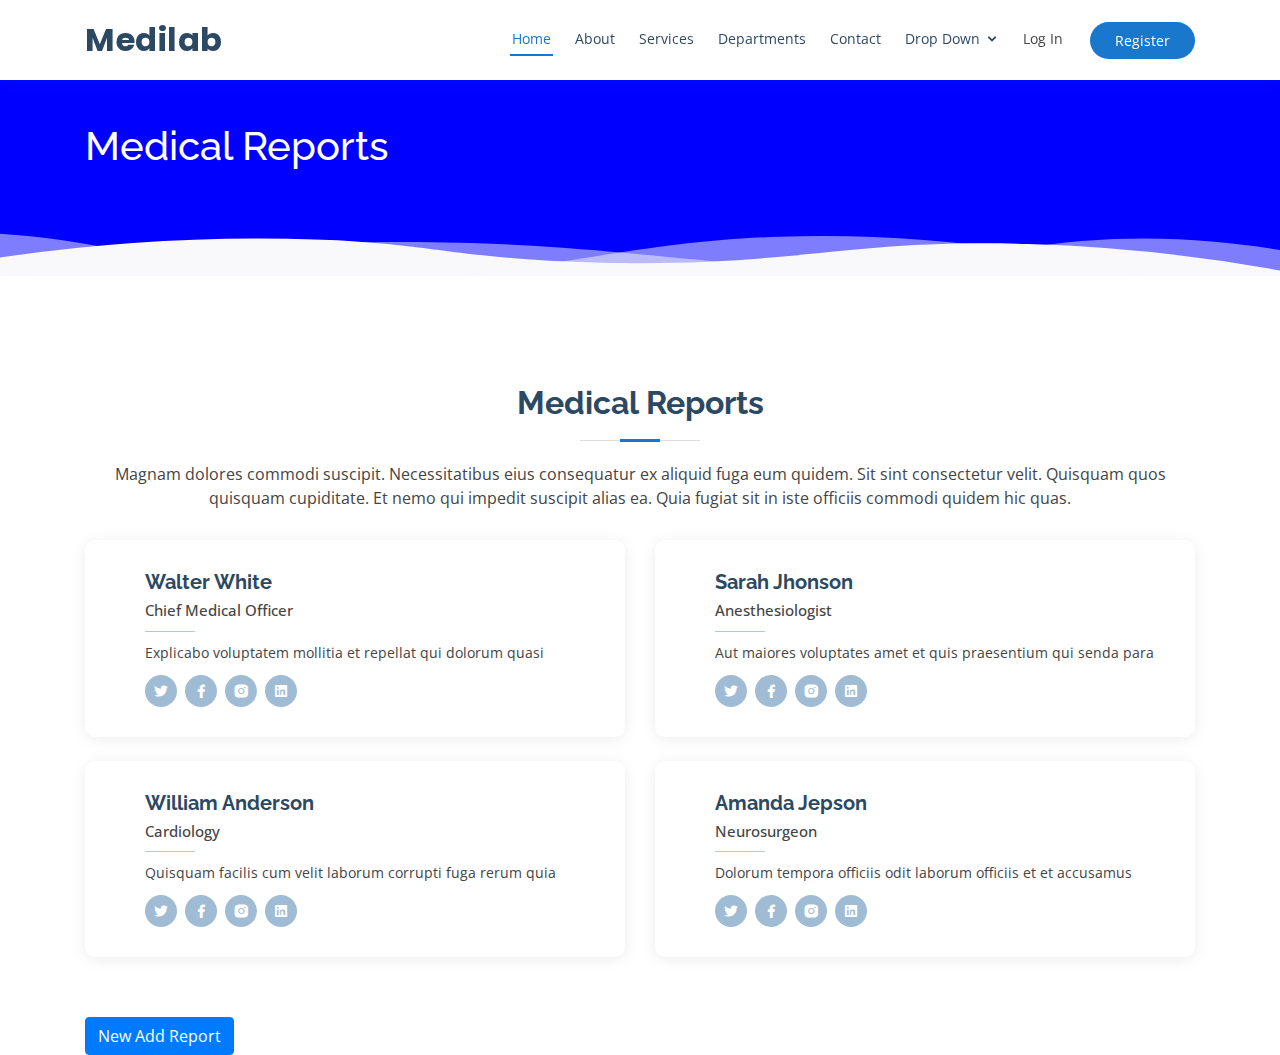
<file: medical-reports.html>
<?php
session_start();
if(!isset($_SESSION['loggedinadmin']) || $_SESSION['loggedinadmin']!=true ){
    header("location: /freelanceweb/admin/adminlogin.php");
    exit;
}
$server = "localhost";
$username = "root";
$password = "";
$database = "webfreelance";

$conn = mysqli_connect($server, $username, $password, $database);
if (!$conn){

    die("Error". mysqli_connect_error());
}





?>
<!DOCTYPE html>
<html lang="en">

<head>
    <meta charset="UTF-8">
    <meta http-equiv="X-UA-Compatible" content="IE=edge">
    <meta name="viewport" content="width=device-width, initial-scale=1.0">
    <title>Medical Reports</title>
    <!-- Google Fonts -->
    <link
        href="https://fonts.googleapis.com/css?family=Open+Sans:300,300i,400,400i,600,600i,700,700i|Raleway:300,300i,400,400i,500,500i,600,600i,700,700i|Poppins:300,300i,400,400i,500,500i,600,600i,700,700i"
        rel="stylesheet">

    <!-- Vendor CSS Files -->
    <link href="assets/vendor/bootstrap/css/bootstrap.min.css" rel="stylesheet">
    <link href="assets/vendor/icofont/icofont.min.css" rel="stylesheet">
    <link href="assets/vendor/boxicons/css/boxicons.min.css" rel="stylesheet">
    <link href="assets/vendor/venobox/venobox.css" rel="stylesheet">
    <link href="assets/vendor/animate.css/animate.min.css" rel="stylesheet">
    <link href="assets/vendor/remixicon/remixicon.css" rel="stylesheet">
    <link href="assets/vendor/owl.carousel/assets/owl.carousel.min.css" rel="stylesheet">
    <link href="assets/vendor/bootstrap-datepicker/css/bootstrap-datepicker.min.css" rel="stylesheet">

    <!-- Template Main CSS File -->
    <link href="assets/css/style.css" rel="stylesheet">
</head>

<body>
    <!-- ======= Header ======= -->
    <header id="header" class="fixed-top" style="
    top: 0px;
">
        <div class="container d-flex align-items-center">

            <h1 class="logo mr-auto"><a href="index.html">Medilab</a></h1>
            <!-- Uncomment below if you prefer to use an image logo -->
            <!-- <a href="index.html" class="logo mr-auto"><img src="assets/img/logo.png" alt="" class="img-fluid"></a>-->

            <nav class="nav-menu d-none d-lg-block">
                <ul>
                    <li class="active"><a href="index.html">Home</a></li>
                    <li><a href="#about">About</a></li>
                    <li><a href="#services">Services</a></li>
                    <li><a href="#departments">Departments</a></li>
                    <li><a href="#contact">Contact</a></li>
                    <li class="drop-down"><a href="">Drop Down</a>
                        <ul>
                            <li><a href="#">Drop Down 1</a></li>
                            <li class="drop-down"><a href="#">Deep Drop Down</a>
                                <ul>
                                    <li><a href="#">Deep Drop Down 1</a></li>
                                    <li><a href="#">Deep Drop Down 2</a></li>
                                    <li><a href="#">Deep Drop Down 3</a></li>
                                    <li><a href="#">Deep Drop Down 4</a></li>
                                    <li><a href="#">Deep Drop Down 5</a></li>
                                </ul>
                            </li>
                            <li><a href="#">Drop Down 2</a></li>
                            <li><a href="#">Drop Down 3</a></li>
                            <li><a href="#">Drop Down 4</a></li>
                        </ul>
                    </li>
                    <li>
                        <a data-toggle="modal" data-target="#popUpWindowlogin" style="cursor: pointer;">Log In</a>
                    </li>

                </ul>
            </nav><!-- .nav-menu -->

            <button type='button' class="appointment-btn scrollto" data-toggle="modal" data-target="#popUpWindow"
                style="border: none;">Register</button>

        </div>
    </header><!-- End Header -->
    <header class="masthead masthead-page mb-5" style="background-color: blue;padding-top: 50px;">
        <div class="container">
            <div class="row align-items-center">
                <div class="col-lg-8 py-5">
                    <h1 class="mt-4" style="color: white;">Medical Reports</h1>
                    <p class="m-0" style="color: white;"></p>
                </div>
                <div class="col-lg-4">
                </div>
            </div>
        </div>
        <svg style="pointer-events: none" class="wave" width="100%" height="50px" preserveAspectRatio="none"
            xmlns="http://www.w3.org/2000/svg" xmlns:xlink="http://www.w3.org/1999/xlink" viewBox="0 0 1920 75">
            <defs>
                <style>
                    .a {
                        fill: none;
                    }

                    .b {
                        clip-path: url(#a);
                    }

                    .c,
                    .d {
                        fill: #f9f9fc;
                    }

                    .d {
                        opacity: 0.5;
                        isolation: isolate;
                    }
                </style>
                <clipPath id="a">
                    <rect class="a" width="1920" height="75"></rect>
                </clipPath>
            </defs>
            <title>wave</title>
            <g class="b">
                <path class="c"
                    d="M1963,327H-105V65A2647.49,2647.49,0,0,1,431,19c217.7,3.5,239.6,30.8,470,36,297.3,6.7,367.5-36.2,642-28a2511.41,2511.41,0,0,1,420,48">
                </path>
            </g>
            <g class="b">
                <path class="d"
                    d="M-127,404H1963V44c-140.1-28-343.3-46.7-566,22-75.5,23.3-118.5,45.9-162,64-48.6,20.2-404.7,128-784,0C355.2,97.7,341.6,78.3,235,50,86.6,10.6-41.8,6.9-127,10">
                </path>
            </g>
            <g class="b">
                <path class="d"
                    d="M1979,462-155,446V106C251.8,20.2,576.6,15.9,805,30c167.4,10.3,322.3,32.9,680,56,207,13.4,378,20.3,494,24">
                </path>
            </g>
            <g class="b">
                <path class="d"
                    d="M1998,484H-243V100c445.8,26.8,794.2-4.1,1035-39,141-20.4,231.1-40.1,378-45,349.6-11.6,636.7,73.8,828,150">
                </path>
            </g>
        </svg>
    </header>
    <!-- ======= Doctors Section ======= -->
    <section id="doctors" class="doctors">
        <div class="container">

            <div class="section-title">
                <h2>Medical Reports</h2>
                <p>Magnam dolores commodi suscipit. Necessitatibus eius consequatur ex aliquid fuga eum quidem. Sit sint
                    consectetur velit. Quisquam quos quisquam cupiditate. Et nemo qui impedit suscipit alias ea. Quia
                    fugiat sit
                    in iste officiis commodi quidem hic quas.</p>
            </div>

            <div class="row">

                <div class="col-lg-6">
                    <div class="member d-flex align-items-start" style="box-shadow: 0px 2px 15px rgb(0 0 0 / 8%);">
                        <!-- <div class="pic"><img src="assets/img/doctors/doctors-1.jpg" class="img-fluid" alt=""></div> -->
                        <div class="member-info">
                            <h4>Walter White</h4>
                            <span>Chief Medical Officer</span>
                            <p>Explicabo voluptatem mollitia et repellat qui dolorum quasi</p>
                            <div class="social">
                                <a href=""><i class="ri-twitter-fill"></i></a>
                                <a href=""><i class="ri-facebook-fill"></i></a>
                                <a href=""><i class="ri-instagram-fill"></i></a>
                                <a href=""> <i class="ri-linkedin-box-fill"></i> </a>
                            </div>
                        </div>
                    </div>
                </div>

                <div class="col-lg-6 mt-4 mt-lg-0">
                    <div class="member d-flex align-items-start">
                        <!-- <div class="pic"><img src="assets/img/doctors/doctors-2.jpg" class="img-fluid" alt=""></div> -->
                        <div class="member-info">
                            <h4>Sarah Jhonson</h4>
                            <span>Anesthesiologist</span>
                            <p>Aut maiores voluptates amet et quis praesentium qui senda para</p>
                            <div class="social">
                                <a href=""><i class="ri-twitter-fill"></i></a>
                                <a href=""><i class="ri-facebook-fill"></i></a>
                                <a href=""><i class="ri-instagram-fill"></i></a>
                                <a href=""> <i class="ri-linkedin-box-fill"></i> </a>
                            </div>
                        </div>
                    </div>
                </div>

                <div class="col-lg-6 mt-4">
                    <div class="member d-flex align-items-start">
                        <!-- <div class="pic"><img src="assets/img/doctors/doctors-3.jpg" class="img-fluid" alt=""></div> -->
                        <div class="member-info">
                            <h4>William Anderson</h4>
                            <span>Cardiology</span>
                            <p>Quisquam facilis cum velit laborum corrupti fuga rerum quia</p>
                            <div class="social">
                                <a href=""><i class="ri-twitter-fill"></i></a>
                                <a href=""><i class="ri-facebook-fill"></i></a>
                                <a href=""><i class="ri-instagram-fill"></i></a>
                                <a href=""> <i class="ri-linkedin-box-fill"></i> </a>
                            </div>
                        </div>
                    </div>
                </div>

                <div class="col-lg-6 mt-4">
                    <div class="member d-flex align-items-start">
                        <!-- <div class="pic"><img src="assets/img/doctors/doctors-4.jpg" class="img-fluid" alt=""></div> -->
                        <div class="member-info">
                            <h4>Amanda Jepson</h4>
                            <span>Neurosurgeon</span>
                            <p>Dolorum tempora officiis odit laborum officiis et et accusamus</p>
                            <div class="social">
                                <a href=""><i class="ri-twitter-fill"></i></a>
                                <a href=""><i class="ri-facebook-fill"></i></a>
                                <a href=""><i class="ri-instagram-fill"></i></a>
                                <a href=""> <i class="ri-linkedin-box-fill"></i> </a>
                            </div>
                        </div>
                    </div>
                </div>

            </div>

        </div>
    </section><!-- End Doctors Section -->
    <!-- Add New Report -->
    <div class="container">
        <button type='button' class="btn btn-primary" data-toggle="modal" data-target="#addreport">New Add
            Report</button>
    </div>

    <div class="modal fade" id="addreport">

        <div class="modal-dialog">
            <div class="modal-content">
                <!-- header -->
                <div class="modal-header container">
                    <div class="container">
                        <div class="section-title">
                            <h2>Add Report</h2>

                        </div>

                        <form action="forms/appointment.php" method="post" role="form" class="php-email-form">

                            <div class="form-group">
                                <label for="reportname">Report Name</label>
                                <input type="text" class="form-control" id="text" aria-describedby="emailHelp"
                                    data-rule="email" data-msg="Please enter a valid email"
                                    placeholder="Pathology Report">
                                <small id="emailHelp" class="form-text text-muted">Enter Report name such as Consulation
                                    Report, Discharge Report, Pathology Report, etc.</small>
                            </div>
                            <div class="form-group">
                                <label for="reportname">Lab Name</label>
                                <input type="text" class="form-control" id="text" aria-describedby="emailHelp"
                                    data-rule="email" data-msg="Please enter a valid email" placeholder="sms lab">

                            </div>
                            <div class="form-group">
                                <label for="exampleFormControlTextarea1">Additional Note</label>
                                <textarea class="form-control" id="exampleFormControlTextarea1" rows="3"></textarea>
                            </div>
                            <div class="form-group">
                                <label for="exampleFormControlFile1">Addd Report PDF</label>
                                <input type="file" class="form-control-file" id="exampleFormControlFile1">
                            </div>
                            <center>
                                <button type="submit" class="btn btn-primary">Submit</button>
                            </center>
                        </form>
                        <!-- <div class="section-title">
                            <p>New User created account</p>
                        </div> -->
                    </div>
                    <!-- footer -->
                    <!-- <div class="modal-footer">
                <button class="btn btn-primary btn-block">Log In</button>
              </div> -->
                </div>
            </div>
        </div>
    </div>
    <!-- Add New Report ends -->


    <!-- Vendor JS Files -->
    <script src="assets/vendor/jquery/jquery.min.js"></script>
    <script src="assets/vendor/bootstrap/js/bootstrap.bundle.min.js"></script>
    <script src="assets/vendor/jquery.easing/jquery.easing.min.js"></script>
    <script src="assets/vendor/php-email-form/validate.js"></script>
    <script src="assets/vendor/venobox/venobox.min.js"></script>
    <script src="assets/vendor/waypoints/jquery.waypoints.min.js"></script>
    <script src="assets/vendor/counterup/counterup.min.js"></script>
    <script src="assets/vendor/owl.carousel/owl.carousel.min.js"></script>
    <script src="assets/vendor/bootstrap-datepicker/js/bootstrap-datepicker.min.js"></script>

    <!-- Template Main JS File -->
    <script src="assets/js/main.js"></script>

</body>

</html>
</file>
<file: assets/vendor/venobox/venobox.css>
/* ------ venobox.css --------*/
.vbox-overlay *, .vbox-overlay *:before, .vbox-overlay *:after{
    -webkit-backface-visibility: hidden;
    -webkit-box-sizing:border-box;
    -moz-box-sizing:border-box;
    box-sizing:border-box;
}
.vbox-overlay * { 
    -webkit-backface-visibility: visible;
    backface-visibility: visible;
}
.vbox-overlay{
    display: -webkit-flex;
    display: flex;
    -webkit-flex-direction: column;
    flex-direction: column;
    -webkit-justify-content: center;
    justify-content: center;
    -webkit-align-items: center;
    align-items: center;
    position: fixed;
    left: 0;
    top: 0;
    bottom: 0;
    right: 0;
    z-index: 999999;
}

/* ----- navigation ----- */
.vbox-title{
    width: 100%;
    height: 40px;
    float: left;
    text-align: center;
    line-height: 28px;
    font-size: 12px;
    padding: 6px 50px;
    overflow: hidden;
    position: fixed;
    display: none;
    left: 0;
    z-index: 89;
}
.vbox-close{
    cursor: pointer;
    position: fixed;
    top: -1px;
    right: 0;
    width: 50px;
    height: 40px;
    padding: 6px;
    display: block;
    background-position:10px center;
    overflow: hidden;
    font-size: 24px;
    line-height: 1;
    text-align: center;
    z-index: 99;
}
.vbox-left{
    cursor: pointer;
    position: fixed;
    left: 0;
    height: 40px;
    overflow: hidden;
    line-height: 28px;
    font-size: 12px;
    z-index: 99;
    display: flex;
    align-items:center;
}
.vbox-num{
    display: inline-block;
    margin: 6px 0 6px 15px;
}
/* ----- Social share ----- */
.vbox-share{
    line-height: 28px;
    font-size: 12px;
    overflow: hidden;
    position: fixed;
    left: 0;
    z-index: 98;
    display: flex;
    align-items:center;
    justify-content: center;
    width: 100%;
    text-align: center;
}
.vbox-share svg{
    max-height: 28px;
    width: 28px;
    z-index: 10;
    margin-left: 12px;
    margin-top: 6px;
    margin-bottom: 6px;
    vertical-align: middle;
}


/* ----- navigation ARROWS ----- */
.vbox-next, .vbox-prev{
    position: fixed;
    top: 50%;
    margin-top: -15px;
    overflow: hidden;
    cursor: pointer;
    display: block;
    width: 45px;
    height: 45px;
    z-index: 99;
}
.vbox-next span, .vbox-prev span{
    position: relative;
    width: 20px;
    height: 20px;
    border: 2px solid transparent;
    border-top-color: #B6B6B6;
    border-right-color: #B6B6B6;
    text-indent: -100px;
    position: absolute;
    top: 8px;
    display: block;
}
.vbox-prev{
    left: 15px;
}
.vbox-next{
    right: 15px;
}
.vbox-prev span{
    left: 10px;
    -ms-transform: rotate(-135deg);
    -webkit-transform: rotate(-135deg);
    transform: rotate(-135deg);
}
.vbox-next span{
    -ms-transform: rotate(45deg);
    -webkit-transform: rotate(45deg);
    transform: rotate(45deg);
    right: 10px;
}
/* ------- inline window ------ */
.vbox-inline{
    width: 420px;
    height: 315px;
    height: 70vh;
    padding: 10px;
    background: #fff;
    margin: 0 auto;
    overflow: auto;
    text-align: left;
}
/* ------- Video & iFrames window ------ */
.venoframe{
    max-width: 100%;
    width: 100%;
    border: none;
    width: 100%;
    height: 260px;
    height: 70vh;
}
.venoframe.vbvid{
    height: 260px;
}
@media (min-width: 768px) {
    .venoframe, .vbox-inline{
        width: 90%;
        height: 360px;
        height: 70vh;
    }
    .venoframe.vbvid{
        width: 640px;
        height: 360px;
    }
}
@media (min-width: 992px) {
    .venoframe, .vbox-inline{
        max-width: 1200px;
        width: 80%;
        height: 540px;
        height: 70vh;
    }
    .venoframe.vbvid{
        width: 960px;
        height: 540px;
    }
}
/* 
Please do NOT edit this part! 
or at least read this note: http://i.imgur.com/7C0ws9e.gif
*/
.vbox-open{
    overflow: hidden;
}
.vbox-container{
    position: absolute;
    left: 0;
    right: 0;
    top: 0;
    bottom: 0;
    overflow-x: hidden;
    overflow-y: scroll;
    overflow-scrolling: touch;
    -webkit-overflow-scrolling: touch;
    z-index: 20;
    max-height: 100%;

}

.vbox-content{
    text-align: center;
    float: left;
    width: 100%;
    position: relative;
    overflow: hidden;
    padding: 20px 4%;
}
.vbox-container img{
    max-width: 100%;
    height: auto;
}
.vbox-figlio{
    box-shadow: 0 0 12px rgba(0,0,0,0.19), 0 6px 6px rgba(0,0,0,0.23);
    max-width: 100%;
    text-align: initial;
}
img.vbox-figlio{
    -webkit-user-select: none;
-khtml-user-select: none;
-moz-user-select: none;
-o-user-select: none;
user-select: none;
}
.vbox-content.swipe-left{
    margin-left: -200px !important;
}
.vbox-content.swipe-right{
    margin-left: 200px !important;
}
.vbox-animated{
    webkit-transition: margin 300ms ease-out;
    transition: margin 300ms ease-out;
}

/* ---------- preloader ----------
 * SPINKIT 
 * http://tobiasahlin.com/spinkit/
-------------------------------- */
.sk-double-bounce,.sk-rotating-plane{width:40px;height:40px;margin:40px auto}.sk-rotating-plane{background-color:#333;-webkit-animation:sk-rotatePlane 1.2s infinite ease-in-out;animation:sk-rotatePlane 1.2s infinite ease-in-out}@-webkit-keyframes sk-rotatePlane{0%{-webkit-transform:perspective(120px) rotateX(0) rotateY(0);transform:perspective(120px) rotateX(0) rotateY(0)}50%{-webkit-transform:perspective(120px) rotateX(-180.1deg) rotateY(0);transform:perspective(120px) rotateX(-180.1deg) rotateY(0)}100%{-webkit-transform:perspective(120px) rotateX(-180deg) rotateY(-179.9deg);transform:perspective(120px) rotateX(-180deg) rotateY(-179.9deg)}}@keyframes sk-rotatePlane{0%{-webkit-transform:perspective(120px) rotateX(0) rotateY(0);transform:perspective(120px) rotateX(0) rotateY(0)}50%{-webkit-transform:perspective(120px) rotateX(-180.1deg) rotateY(0);transform:perspective(120px) rotateX(-180.1deg) rotateY(0)}100%{-webkit-transform:perspective(120px) rotateX(-180deg) rotateY(-179.9deg);transform:perspective(120px) rotateX(-180deg) rotateY(-179.9deg)}}.sk-double-bounce{position:relative}.sk-double-bounce .sk-child{width:100%;height:100%;border-radius:50%;background-color:#333;opacity:.6;position:absolute;top:0;left:0;-webkit-animation:sk-doubleBounce 2s infinite ease-in-out;animation:sk-doubleBounce 2s infinite ease-in-out}.sk-chasing-dots .sk-child,.sk-spinner-pulse,.sk-three-bounce .sk-child{background-color:#333;border-radius:100%}.sk-double-bounce .sk-double-bounce2{-webkit-animation-delay:-1s;animation-delay:-1s}@-webkit-keyframes sk-doubleBounce{0%,100%{-webkit-transform:scale(0);transform:scale(0)}50%{-webkit-transform:scale(1);transform:scale(1)}}@keyframes sk-doubleBounce{0%,100%{-webkit-transform:scale(0);transform:scale(0)}50%{-webkit-transform:scale(1);transform:scale(1)}}.sk-wave{margin:40px auto;width:50px;height:40px;text-align:center;font-size:10px}.sk-wave .sk-rect{background-color:#333;height:100%;width:6px;display:inline-block;-webkit-animation:sk-waveStretchDelay 1.2s infinite ease-in-out;animation:sk-waveStretchDelay 1.2s infinite ease-in-out}.sk-wave .sk-rect1{-webkit-animation-delay:-1.2s;animation-delay:-1.2s}.sk-wave .sk-rect2{-webkit-animation-delay:-1.1s;animation-delay:-1.1s}.sk-wave .sk-rect3{-webkit-animation-delay:-1s;animation-delay:-1s}.sk-wave .sk-rect4{-webkit-animation-delay:-.9s;animation-delay:-.9s}.sk-wave .sk-rect5{-webkit-animation-delay:-.8s;animation-delay:-.8s}@-webkit-keyframes sk-waveStretchDelay{0%,100%,40%{-webkit-transform:scaleY(.4);transform:scaleY(.4)}20%{-webkit-transform:scaleY(1);transform:scaleY(1)}}@keyframes sk-waveStretchDelay{0%,100%,40%{-webkit-transform:scaleY(.4);transform:scaleY(.4)}20%{-webkit-transform:scaleY(1);transform:scaleY(1)}}.sk-wandering-cubes{margin:40px auto;width:40px;height:40px;position:relative}.sk-wandering-cubes .sk-cube{background-color:#333;width:10px;height:10px;position:absolute;top:0;left:0;-webkit-animation:sk-wanderingCube 1.8s ease-in-out -1.8s infinite both;animation:sk-wanderingCube 1.8s ease-in-out -1.8s infinite both}.sk-chasing-dots,.sk-spinner-pulse{width:40px;height:40px;margin:40px auto}.sk-wandering-cubes .sk-cube2{-webkit-animation-delay:-.9s;animation-delay:-.9s}@-webkit-keyframes sk-wanderingCube{0%{-webkit-transform:rotate(0);transform:rotate(0)}25%{-webkit-transform:translateX(30px) rotate(-90deg) scale(.5);transform:translateX(30px) rotate(-90deg) scale(.5)}50%{-webkit-transform:translateX(30px) translateY(30px) rotate(-179deg);transform:translateX(30px) translateY(30px) rotate(-179deg)}50.1%{-webkit-transform:translateX(30px) translateY(30px) rotate(-180deg);transform:translateX(30px) translateY(30px) rotate(-180deg)}75%{-webkit-transform:translateX(0) translateY(30px) rotate(-270deg) scale(.5);transform:translateX(0) translateY(30px) rotate(-270deg) scale(.5)}100%{-webkit-transform:rotate(-360deg);transform:rotate(-360deg)}}@keyframes sk-wanderingCube{0%{-webkit-transform:rotate(0);transform:rotate(0)}25%{-webkit-transform:translateX(30px) rotate(-90deg) scale(.5);transform:translateX(30px) rotate(-90deg) scale(.5)}50%{-webkit-transform:translateX(30px) translateY(30px) rotate(-179deg);transform:translateX(30px) translateY(30px) rotate(-179deg)}50.1%{-webkit-transform:translateX(30px) translateY(30px) rotate(-180deg);transform:translateX(30px) translateY(30px) rotate(-180deg)}75%{-webkit-transform:translateX(0) translateY(30px) rotate(-270deg) scale(.5);transform:translateX(0) translateY(30px) rotate(-270deg) scale(.5)}100%{-webkit-transform:rotate(-360deg);transform:rotate(-360deg)}}.sk-spinner-pulse{-webkit-animation:sk-pulseScaleOut 1s infinite ease-in-out;animation:sk-pulseScaleOut 1s infinite ease-in-out}@-webkit-keyframes sk-pulseScaleOut{0%{-webkit-transform:scale(0);transform:scale(0)}100%{-webkit-transform:scale(1);transform:scale(1);opacity:0}}@keyframes sk-pulseScaleOut{0%{-webkit-transform:scale(0);transform:scale(0)}100%{-webkit-transform:scale(1);transform:scale(1);opacity:0}}.sk-chasing-dots{position:relative;text-align:center;-webkit-animation:sk-chasingDotsRotate 2s infinite linear;animation:sk-chasingDotsRotate 2s infinite linear}.sk-chasing-dots .sk-child{width:60%;height:60%;display:inline-block;position:absolute;top:0;-webkit-animation:sk-chasingDotsBounce 2s infinite ease-in-out;animation:sk-chasingDotsBounce 2s infinite ease-in-out}.sk-chasing-dots .sk-dot2{top:auto;bottom:0;-webkit-animation-delay:-1s;animation-delay:-1s}@-webkit-keyframes sk-chasingDotsRotate{100%{-webkit-transform:rotate(360deg);transform:rotate(360deg)}}@keyframes sk-chasingDotsRotate{100%{-webkit-transform:rotate(360deg);transform:rotate(360deg)}}@-webkit-keyframes sk-chasingDotsBounce{0%,100%{-webkit-transform:scale(0);transform:scale(0)}50%{-webkit-transform:scale(1);transform:scale(1)}}@keyframes sk-chasingDotsBounce{0%,100%{-webkit-transform:scale(0);transform:scale(0)}50%{-webkit-transform:scale(1);transform:scale(1)}}.sk-three-bounce{margin:40px auto;width:80px;text-align:center}.sk-three-bounce .sk-child{width:20px;height:20px;display:inline-block;-webkit-animation:sk-three-bounce 1.4s ease-in-out 0s infinite both;animation:sk-three-bounce 1.4s ease-in-out 0s infinite both}.sk-circle .sk-child:before,.sk-fading-circle .sk-circle:before{display:block;border-radius:100%;content:'';background-color:#333}.sk-three-bounce .sk-bounce1{-webkit-animation-delay:-.32s;animation-delay:-.32s}.sk-three-bounce .sk-bounce2{-webkit-animation-delay:-.16s;animation-delay:-.16s}@-webkit-keyframes sk-three-bounce{0%,100%,80%{-webkit-transform:scale(0);transform:scale(0)}40%{-webkit-transform:scale(1);transform:scale(1)}}@keyframes sk-three-bounce{0%,100%,80%{-webkit-transform:scale(0);transform:scale(0)}40%{-webkit-transform:scale(1);transform:scale(1)}}.sk-circle{margin:40px auto;width:40px;height:40px;position:relative}.sk-circle .sk-child{width:100%;height:100%;position:absolute;left:0;top:0}.sk-circle .sk-child:before{margin:0 auto;width:15%;height:15%;-webkit-animation:sk-circleBounceDelay 1.2s infinite ease-in-out both;animation:sk-circleBounceDelay 1.2s infinite ease-in-out both}.sk-circle .sk-circle2{-webkit-transform:rotate(30deg);-ms-transform:rotate(30deg);transform:rotate(30deg)}.sk-circle .sk-circle3{-webkit-transform:rotate(60deg);-ms-transform:rotate(60deg);transform:rotate(60deg)}.sk-circle .sk-circle4{-webkit-transform:rotate(90deg);-ms-transform:rotate(90deg);transform:rotate(90deg)}.sk-circle .sk-circle5{-webkit-transform:rotate(120deg);-ms-transform:rotate(120deg);transform:rotate(120deg)}.sk-circle .sk-circle6{-webkit-transform:rotate(150deg);-ms-transform:rotate(150deg);transform:rotate(150deg)}.sk-circle .sk-circle7{-webkit-transform:rotate(180deg);-ms-transform:rotate(180deg);transform:rotate(180deg)}.sk-circle .sk-circle8{-webkit-transform:rotate(210deg);-ms-transform:rotate(210deg);transform:rotate(210deg)}.sk-circle .sk-circle9{-webkit-transform:rotate(240deg);-ms-transform:rotate(240deg);transform:rotate(240deg)}.sk-circle .sk-circle10{-webkit-transform:rotate(270deg);-ms-transform:rotate(270deg);transform:rotate(270deg)}.sk-circle .sk-circle11{-webkit-transform:rotate(300deg);-ms-transform:rotate(300deg);transform:rotate(300deg)}.sk-circle .sk-circle12{-webkit-transform:rotate(330deg);-ms-transform:rotate(330deg);transform:rotate(330deg)}.sk-circle .sk-circle2:before{-webkit-animation-delay:-1.1s;animation-delay:-1.1s}.sk-circle .sk-circle3:before{-webkit-animation-delay:-1s;animation-delay:-1s}.sk-circle .sk-circle4:before{-webkit-animation-delay:-.9s;animation-delay:-.9s}.sk-circle .sk-circle5:before{-webkit-animation-delay:-.8s;animation-delay:-.8s}.sk-circle .sk-circle6:before{-webkit-animation-delay:-.7s;animation-delay:-.7s}.sk-circle .sk-circle7:before{-webkit-animation-delay:-.6s;animation-delay:-.6s}.sk-circle .sk-circle8:before{-webkit-animation-delay:-.5s;animation-delay:-.5s}.sk-circle .sk-circle9:before{-webkit-animation-delay:-.4s;animation-delay:-.4s}.sk-circle .sk-circle10:before{-webkit-animation-delay:-.3s;animation-delay:-.3s}.sk-circle .sk-circle11:before{-webkit-animation-delay:-.2s;animation-delay:-.2s}.sk-circle .sk-circle12:before{-webkit-animation-delay:-.1s;animation-delay:-.1s}@-webkit-keyframes sk-circleBounceDelay{0%,100%,80%{-webkit-transform:scale(0);transform:scale(0)}40%{-webkit-transform:scale(1);transform:scale(1)}}@keyframes sk-circleBounceDelay{0%,100%,80%{-webkit-transform:scale(0);transform:scale(0)}40%{-webkit-transform:scale(1);transform:scale(1)}}.sk-cube-grid{width:40px;height:40px;margin:40px auto}.sk-cube-grid .sk-cube{width:33.33%;height:33.33%;background-color:#333;float:left;-webkit-animation:sk-cubeGridScaleDelay 1.3s infinite ease-in-out;animation:sk-cubeGridScaleDelay 1.3s infinite ease-in-out}.sk-cube-grid .sk-cube1{-webkit-animation-delay:.2s;animation-delay:.2s}.sk-cube-grid .sk-cube2{-webkit-animation-delay:.3s;animation-delay:.3s}.sk-cube-grid .sk-cube3{-webkit-animation-delay:.4s;animation-delay:.4s}.sk-cube-grid .sk-cube4{-webkit-animation-delay:.1s;animation-delay:.1s}.sk-cube-grid .sk-cube5{-webkit-animation-delay:.2s;animation-delay:.2s}.sk-cube-grid .sk-cube6{-webkit-animation-delay:.3s;animation-delay:.3s}.sk-cube-grid .sk-cube7{-webkit-animation-delay:0ms;animation-delay:0ms}.sk-cube-grid .sk-cube8{-webkit-animation-delay:.1s;animation-delay:.1s}.sk-cube-grid .sk-cube9{-webkit-animation-delay:.2s;animation-delay:.2s}@-webkit-keyframes sk-cubeGridScaleDelay{0%,100%,70%{-webkit-transform:scale3D(1,1,1);transform:scale3D(1,1,1)}35%{-webkit-transform:scale3D(0,0,1);transform:scale3D(0,0,1)}}@keyframes sk-cubeGridScaleDelay{0%,100%,70%{-webkit-transform:scale3D(1,1,1);transform:scale3D(1,1,1)}35%{-webkit-transform:scale3D(0,0,1);transform:scale3D(0,0,1)}}.sk-fading-circle{margin:40px auto;width:40px;height:40px;position:relative}.sk-fading-circle .sk-circle{width:100%;height:100%;position:absolute;left:0;top:0}.sk-fading-circle .sk-circle:before{margin:0 auto;width:15%;height:15%;-webkit-animation:sk-circleFadeDelay 1.2s infinite ease-in-out both;animation:sk-circleFadeDelay 1.2s infinite ease-in-out both}.sk-fading-circle .sk-circle2{-webkit-transform:rotate(30deg);-ms-transform:rotate(30deg);transform:rotate(30deg)}.sk-fading-circle .sk-circle3{-webkit-transform:rotate(60deg);-ms-transform:rotate(60deg);transform:rotate(60deg)}.sk-fading-circle .sk-circle4{-webkit-transform:rotate(90deg);-ms-transform:rotate(90deg);transform:rotate(90deg)}.sk-fading-circle .sk-circle5{-webkit-transform:rotate(120deg);-ms-transform:rotate(120deg);transform:rotate(120deg)}.sk-fading-circle .sk-circle6{-webkit-transform:rotate(150deg);-ms-transform:rotate(150deg);transform:rotate(150deg)}.sk-fading-circle .sk-circle7{-webkit-transform:rotate(180deg);-ms-transform:rotate(180deg);transform:rotate(180deg)}.sk-fading-circle .sk-circle8{-webkit-transform:rotate(210deg);-ms-transform:rotate(210deg);transform:rotate(210deg)}.sk-fading-circle .sk-circle9{-webkit-transform:rotate(240deg);-ms-transform:rotate(240deg);transform:rotate(240deg)}.sk-fading-circle .sk-circle10{-webkit-transform:rotate(270deg);-ms-transform:rotate(270deg);transform:rotate(270deg)}.sk-fading-circle .sk-circle11{-webkit-transform:rotate(300deg);-ms-transform:rotate(300deg);transform:rotate(300deg)}.sk-fading-circle .sk-circle12{-webkit-transform:rotate(330deg);-ms-transform:rotate(330deg);transform:rotate(330deg)}.sk-fading-circle .sk-circle2:before{-webkit-animation-delay:-1.1s;animation-delay:-1.1s}.sk-fading-circle .sk-circle3:before{-webkit-animation-delay:-1s;animation-delay:-1s}.sk-fading-circle .sk-circle4:before{-webkit-animation-delay:-.9s;animation-delay:-.9s}.sk-fading-circle .sk-circle5:before{-webkit-animation-delay:-.8s;animation-delay:-.8s}.sk-fading-circle .sk-circle6:before{-webkit-animation-delay:-.7s;animation-delay:-.7s}.sk-fading-circle .sk-circle7:before{-webkit-animation-delay:-.6s;animation-delay:-.6s}.sk-fading-circle .sk-circle8:before{-webkit-animation-delay:-.5s;animation-delay:-.5s}.sk-fading-circle .sk-circle9:before{-webkit-animation-delay:-.4s;animation-delay:-.4s}.sk-fading-circle .sk-circle10:before{-webkit-animation-delay:-.3s;animation-delay:-.3s}.sk-fading-circle .sk-circle11:before{-webkit-animation-delay:-.2s;animation-delay:-.2s}.sk-fading-circle .sk-circle12:before{-webkit-animation-delay:-.1s;animation-delay:-.1s}@-webkit-keyframes sk-circleFadeDelay{0%,100%,39%{opacity:0}40%{opacity:1}}@keyframes sk-circleFadeDelay{0%,100%,39%{opacity:0}40%{opacity:1}}.sk-folding-cube{margin:40px auto;width:40px;height:40px;position:relative;-webkit-transform:rotateZ(45deg);transform:rotateZ(45deg)}.sk-folding-cube .sk-cube{float:left;width:50%;height:50%;position:relative;-webkit-transform:scale(1.1);-ms-transform:scale(1.1);transform:scale(1.1)}.sk-folding-cube .sk-cube:before{content:'';position:absolute;top:0;left:0;width:100%;height:100%;background-color:#333;-webkit-animation:sk-foldCubeAngle 2.4s infinite linear both;animation:sk-foldCubeAngle 2.4s infinite linear both;-webkit-transform-origin:100% 100%;-ms-transform-origin:100% 100%;transform-origin:100% 100%}.sk-folding-cube .sk-cube2{-webkit-transform:scale(1.1) rotateZ(90deg);transform:scale(1.1) rotateZ(90deg)}.sk-folding-cube .sk-cube3{-webkit-transform:scale(1.1) rotateZ(180deg);transform:scale(1.1) rotateZ(180deg)}.sk-folding-cube .sk-cube4{-webkit-transform:scale(1.1) rotateZ(270deg);transform:scale(1.1) rotateZ(270deg)}.sk-folding-cube .sk-cube2:before{-webkit-animation-delay:.3s;animation-delay:.3s}.sk-folding-cube .sk-cube3:before{-webkit-animation-delay:.6s;animation-delay:.6s}.sk-folding-cube .sk-cube4:before{-webkit-animation-delay:.9s;animation-delay:.9s}@-webkit-keyframes sk-foldCubeAngle{0%,10%{-webkit-transform:perspective(140px) rotateX(-180deg);transform:perspective(140px) rotateX(-180deg);opacity:0}25%,75%{-webkit-transform:perspective(140px) rotateX(0);transform:perspective(140px) rotateX(0);opacity:1}100%,90%{-webkit-transform:perspective(140px) rotateY(180deg);transform:perspective(140px) rotateY(180deg);opacity:0}}@keyframes sk-foldCubeAngle{0%,10%{-webkit-transform:perspective(140px) rotateX(-180deg);transform:perspective(140px) rotateX(-180deg);opacity:0}25%,75%{-webkit-transform:perspective(140px) rotateX(0);transform:perspective(140px) rotateX(0);opacity:1}100%,90%{-webkit-transform:perspective(140px) rotateY(180deg);transform:perspective(140px) rotateY(180deg);opacity:0}}
</file>
<file: assets/css/style.css>
/**
* Template Name: Medilab - v2.1.1
* Template URL: https://bootstrapmade.com/medilab-free-medical-bootstrap-theme/
* Author: BootstrapMade.com
* License: https://bootstrapmade.com/license/
*/

/*--------------------------------------------------------------
# General
--------------------------------------------------------------*/
body {
  font-family: "Open Sans", sans-serif;
  color: #444444;
}

a {
  color: #1977cc;
}

a:hover {
  color: #3291e6;
  text-decoration: none;
}

h1, h2, h3, h4, h5, h6 {
  font-family: "Raleway", sans-serif;
}

/* Modal pop up */
#popUpWindow{
  background: transparent; 
}
#popUpWindowlogin{
  background: transparent; 
}
/*--------------------------------------------------------------
# Preloader
--------------------------------------------------------------*/
#preloader {
  position: fixed;
  top: 0;
  left: 0;
  right: 0;
  bottom: 0;
  z-index: 9999;
  overflow: hidden;
  background: #fff;
}

#preloader:before {
  content: "";
  position: fixed;
  top: calc(50% - 30px);
  left: calc(50% - 30px);
  border: 6px solid #1977cc;
  border-top-color: #d1e6f9;
  border-radius: 50%;
  width: 60px;
  height: 60px;
  -webkit-animation: animate-preloader 1s linear infinite;
  animation: animate-preloader 1s linear infinite;
}

@-webkit-keyframes animate-preloader {
  0% {
    transform: rotate(0deg);
  }
  100% {
    transform: rotate(360deg);
  }
}

@keyframes animate-preloader {
  0% {
    transform: rotate(0deg);
  }
  100% {
    transform: rotate(360deg);
  }
}

/*--------------------------------------------------------------
# Back to top button
--------------------------------------------------------------*/
.back-to-top {
  position: fixed;
  display: none;
  right: 15px;
  bottom: 15px;
  z-index: 99999;
}

.back-to-top i {
  display: flex;
  align-items: center;
  justify-content: center;
  font-size: 24px;
  width: 40px;
  height: 40px;
  border-radius: 50px;
  background: #1977cc;
  color: #fff;
  transition: all 0.4s;
}

.back-to-top i:hover {
  background: #1c84e3;
  color: #fff;
}

.datepicker-dropdown {
  padding: 20px !important;
}

/*--------------------------------------------------------------
# Top Bar
--------------------------------------------------------------*/
#topbar {
  background: #fff;
  height: 40px;
  font-size: 14px;
  transition: all 0.5s;
}

#topbar.topbar-scrolled {
  top: -40px;
}

#topbar .contact-info a {
  line-height: 1;
  color: #444444;
  transition: 0.3s;
}

#topbar .contact-info a:hover {
  color: #1977cc;
}

#topbar .contact-info i {
  color: #1977cc;
  padding-right: 4px;
  margin-left: 15px;
}

#topbar .contact-info i:first-child {
  margin-left: 0;
}

#topbar .social-links a {
  color: #437099;
  padding-left: 15px;
  display: inline-block;
  line-height: 1px;
  transition: 0.3s;
}

#topbar .social-links a:hover {
  color: #1977cc;
}

#topbar .social-links a:first-child {
  border-left: 0;
}

/*--------------------------------------------------------------
# Header
--------------------------------------------------------------*/
#header {
  background: #fff;
  transition: all 0.5s;
  z-index: 997;
  padding: 15px 0;
  top: 40px;
  box-shadow: 0px 2px 15px rgba(25, 119, 204, 0.1);
}

#header.header-scrolled {
  top: 0;
}

#header .logo {
  font-size: 32px;
  margin: 0;
  padding: 0;
  line-height: 1;
  font-weight: 700;
  letter-spacing: 0.5px;
  font-family: "Poppins", sans-serif;
}

#header .logo a {
  color: #2c4964;
}

#header .logo img {
  max-height: 40px;
}

@media (max-width: 992px) {
  #header {
    top: 0;
  }
  #header .logo {
    font-size: 28px;
  }
}

/*--------------------------------------------------------------
# Navigation Menu
--------------------------------------------------------------*/
/* Desktop Navigation */
.nav-menu ul {
  margin: 0;
  padding: 0;
  list-style: none;
}

.nav-menu > ul {
  display: flex;
}

.nav-menu > ul > li {
  position: relative;
  white-space: nowrap;
  padding: 8px 0 8px 20px;
}

.nav-menu a {
  display: block;
  position: relative;
  color: #2c4964;
  transition: 0.3s;
  font-size: 14px;
  font-family: "Open Sans", sans-serif;
  padding: 5px 2px;
  border-bottom: 2px solid #fff;
}

.nav-menu a:hover, .nav-menu .active > a, .nav-menu li:hover > a {
  color: #1977cc;
  border-color: #1977cc;
}

.nav-menu .drop-down ul {
  display: block;
  position: absolute;
  left: 20px;
  top: calc(100% + 30px);
  z-index: 99;
  opacity: 0;
  visibility: hidden;
  padding: 10px 0;
  background: #fff;
  box-shadow: 0px 0px 30px rgba(127, 137, 161, 0.25);
  transition: 0.3s;
}

.nav-menu .drop-down:hover > ul {
  opacity: 1;
  top: 100%;
  visibility: visible;
}

.nav-menu .drop-down li {
  min-width: 180px;
  position: relative;
}

.nav-menu .drop-down ul a {
  padding: 10px 20px;
  font-size: 14px;
  font-weight: 500;
  text-transform: none;
  color: #082744;
  border: none;
}

.nav-menu .drop-down ul a:hover, .nav-menu .drop-down ul .active > a, .nav-menu .drop-down ul li:hover > a {
  color: #1977cc;
}

.nav-menu .drop-down > a:after {
  content: "\ea99";
  font-family: IcoFont;
  padding-left: 5px;
}

.nav-menu .drop-down .drop-down ul {
  top: 0;
  left: calc(100% - 30px);
}

.nav-menu .drop-down .drop-down:hover > ul {
  opacity: 1;
  top: 0;
  left: 100%;
}

.nav-menu .drop-down .drop-down > a {
  padding-right: 35px;
}

.nav-menu .drop-down .drop-down > a:after {
  content: "\eaa0";
  font-family: IcoFont;
  position: absolute;
  right: 15px;
}

@media (max-width: 1366px) {
  .nav-menu .drop-down .drop-down ul {
    left: -90%;
  }
  .nav-menu .drop-down .drop-down:hover > ul {
    left: -100%;
  }
  .nav-menu .drop-down .drop-down > a:after {
    content: "\ea9d";
  }
}

/* Get Startet Button */
.appointment-btn {
  margin-left: 25px;
  background: #1977cc;
  color: #fff;
  border-radius: 50px;
  padding: 8px 25px;
  white-space: nowrap;
  transition: 0.3s;
  font-size: 14px;
  display: inline-block;
}

.appointment-btn:hover {
  background: #166ab5;
  color: #fff;
}

@media (max-width: 768px) {
  .appointment-btn {
    margin: 0 48px 0 0;
    padding: 6px 18px;
  }
}

/* Mobile Navigation */
.mobile-nav-toggle {
  position: fixed;
  right: 15px;
  top: 15px;
  z-index: 9998;
  border: 0;
  background: none;
  font-size: 24px;
  transition: all 0.4s;
  outline: none !important;
  line-height: 1;
  cursor: pointer;
  text-align: right;
}

.mobile-nav-toggle i {
  color: #1977cc;
}

.mobile-nav {
  position: fixed;
  top: 55px;
  right: 15px;
  bottom: 15px;
  left: 15px;
  z-index: 9999;
  overflow-y: auto;
  background: #fff;
  transition: ease-in-out 0.2s;
  opacity: 0;
  visibility: hidden;
  border-radius: 10px;
  padding: 10px 0;
}

.mobile-nav * {
  margin: 0;
  padding: 0;
  list-style: none;
}

.mobile-nav a {
  display: block;
  position: relative;
  color: #2c4964;
  padding: 10px 20px;
  font-weight: 500;
  outline: none;
}

.mobile-nav a:hover, .mobile-nav .active > a, .mobile-nav li:hover > a {
  color: #1977cc;
  text-decoration: none;
}

.mobile-nav .drop-down > a:after {
  content: "\ea99";
  font-family: IcoFont;
  padding-left: 10px;
  position: absolute;
  right: 15px;
}

.mobile-nav .active.drop-down > a:after {
  content: "\eaa1";
}

.mobile-nav .drop-down > a {
  padding-right: 35px;
}

.mobile-nav .drop-down ul {
  display: none;
  overflow: hidden;
}

.mobile-nav .drop-down li {
  padding-left: 20px;
}

.mobile-nav-overly {
  width: 100%;
  height: 100%;
  z-index: 9997;
  top: 0;
  left: 0;
  position: fixed;
  background: rgba(28, 47, 65, 0.6);
  overflow: hidden;
  display: none;
  transition: ease-in-out 0.2s;
}

.mobile-nav-active {
  overflow: hidden;
}

.mobile-nav-active .mobile-nav {
  opacity: 1;
  visibility: visible;
}

.mobile-nav-active .mobile-nav-toggle i {
  color: #fff;
}

/*--------------------------------------------------------------
# Hero Section
--------------------------------------------------------------*/
#hero {
  width: 100%;
  height: 90vh;
  background: url("../img/hero-bg.jpg") top center;
  background-size: cover;
  position: relative;
  margin-bottom: -200px;
}

#hero .container {
  position: relative;
}

#hero h1 {
  margin: 0;
  font-size: 48px;
  font-weight: 700;
  line-height: 56px;
  text-transform: uppercase;
  color: #2c4964;
}

#hero h2 {
  color: #2c4964;
  margin: 10px 0 0 0;
  font-size: 24px;
}

#hero .btn-get-started {
  font-family: "Raleway", sans-serif;
  text-transform: uppercase;
  font-weight: 500;
  font-size: 14px;
  letter-spacing: 1px;
  display: inline-block;
  padding: 12px 35px;
  margin-top: 30px;
  border-radius: 50px;
  transition: 0.5s;
  color: #fff;
  background: #1977cc;
}

#hero .btn-get-started:hover {
  background: #3291e6;
}

@media (min-width: 1024px) {
  #hero {
    background-attachment: fixed;
  }
}

@media (max-width: 992px) {
  #hero {
    margin-bottom: 0;
    height: 100vh;
  }
  #hero .container {
    padding-bottom: 63px;
  }
  #hero h1 {
    font-size: 28px;
    line-height: 36px;
  }
  #hero h2 {
    font-size: 18px;
    line-height: 24px;
    margin-bottom: 30px;
  }
}

@media (max-height: 500px) {
  #hero {
    height: auto;
  }
}

/*--------------------------------------------------------------
# Sections General
--------------------------------------------------------------*/
section {
  padding: 60px 0;
  overflow: hidden;
}

.section-bg {
  background-color: #f1f7fd;
}

.section-title {
  text-align: center;
  padding-bottom: 30px;
}

.section-title h2 {
  font-size: 32px;
  font-weight: bold;
  margin-bottom: 20px;
  padding-bottom: 20px;
  position: relative;
  color: #2c4964;
}

.section-title h2::before {
  content: '';
  position: absolute;
  display: block;
  width: 120px;
  height: 1px;
  background: #ddd;
  bottom: 1px;
  left: calc(50% - 60px);
}

.section-title h2::after {
  content: '';
  position: absolute;
  display: block;
  width: 40px;
  height: 3px;
  background: #1977cc;
  bottom: 0;
  left: calc(50% - 20px);
}

.section-title p {
  margin-bottom: 0;
}

/*--------------------------------------------------------------
# Breadcrumbs
--------------------------------------------------------------*/
.breadcrumbs {
  padding: 20px 0;
  background-color: #f1f7fd;
  min-height: 40px;
  margin-top: 120px;
}

@media (max-width: 992px) {
  .breadcrumbs {
    margin-top: 63px;
  }
}

.breadcrumbs h2 {
  font-size: 24px;
  font-weight: 300;
  margin: 0;
}

@media (max-width: 992px) {
  .breadcrumbs h2 {
    margin: 0 0 10px 0;
  }
}

.breadcrumbs ol {
  display: flex;
  flex-wrap: wrap;
  list-style: none;
  padding: 0;
  margin: 0;
  font-size: 14px;
}

.breadcrumbs ol li + li {
  padding-left: 10px;
}

.breadcrumbs ol li + li::before {
  display: inline-block;
  padding-right: 10px;
  color: #6c757d;
  content: "/";
}

@media (max-width: 768px) {
  .breadcrumbs .d-flex {
    display: block !important;
  }
  .breadcrumbs ol {
    display: block;
  }
  .breadcrumbs ol li {
    display: inline-block;
  }
}

/*--------------------------------------------------------------
# Why Us
--------------------------------------------------------------*/
.why-us .content {
  padding: 30px;
  background: #1977cc;
  border-radius: 4px;
  color: #fff;
}

.why-us .content h3 {
  font-weight: 700;
  font-size: 34px;
  margin-bottom: 30px;
}

.why-us .content p {
  margin-bottom: 30px;
}

.why-us .content .more-btn {
  display: inline-block;
  background: rgba(255, 255, 255, 0.2);
  padding: 6px 30px 8px 30px;
  color: #fff;
  border-radius: 50px;
  transition: all ease-in-out 0.4s;
}

.why-us .content .more-btn i {
  font-size: 14px;
}

.why-us .content .more-btn:hover {
  color: #1977cc;
  background: #fff;
}

.why-us .icon-boxes .icon-box {
  text-align: center;
  border-radius: 10px;
  background: #fff;
  box-shadow: 0px 2px 15px rgba(0, 0, 0, 0.1);
  padding: 40px 30px;
  width: 100%;
}

.why-us .icon-boxes .icon-box i {
  font-size: 40px;
  color: #1977cc;
  margin-bottom: 30px;
}

.why-us .icon-boxes .icon-box h4 {
  font-size: 20px;
  font-weight: 700;
  margin: 0 0 30px 0;
}

.why-us .icon-boxes .icon-box p {
  font-size: 15px;
  color: #848484;
}

/*--------------------------------------------------------------
# About
--------------------------------------------------------------*/
.about .icon-boxes h4 {
  font-size: 18px;
  color: #4b7dab;
  margin-bottom: 15px;
}

.about .icon-boxes h3 {
  font-size: 28px;
  font-weight: 700;
  color: #2c4964;
  margin-bottom: 15px;
}

.about .icon-box {
  margin-top: 40px;
}

.about .icon-box .icon {
  float: left;
  display: flex;
  align-items: center;
  justify-content: center;
  width: 64px;
  height: 64px;
  border: 2px solid #8dc2f1;
  border-radius: 50px;
  transition: 0.5s;
}

.about .icon-box .icon i {
  color: #1977cc;
  font-size: 32px;
}

.about .icon-box:hover .icon {
  background: #1977cc;
  border-color: #1977cc;
}

.about .icon-box:hover .icon i {
  color: #fff;
}

.about .icon-box .title {
  margin-left: 85px;
  font-weight: 700;
  margin-bottom: 10px;
  font-size: 18px;
}

.about .icon-box .title a {
  color: #343a40;
  transition: 0.3s;
}

.about .icon-box .title a:hover {
  color: #1977cc;
}

.about .icon-box .description {
  margin-left: 85px;
  line-height: 24px;
  font-size: 14px;
}

.about .video-box {
  background: url("../img/about.jpg") center center no-repeat;
  background-size: cover;
  min-height: 500px;
}

.about .play-btn {
  width: 94px;
  height: 94px;
  background: radial-gradient(#1977cc 50%, rgba(25, 119, 204, 0.4) 52%);
  border-radius: 50%;
  display: block;
  position: absolute;
  left: calc(50% - 47px);
  top: calc(50% - 47px);
  overflow: hidden;
}

.about .play-btn::after {
  content: '';
  position: absolute;
  left: 50%;
  top: 50%;
  transform: translateX(-40%) translateY(-50%);
  width: 0;
  height: 0;
  border-top: 10px solid transparent;
  border-bottom: 10px solid transparent;
  border-left: 15px solid #fff;
  z-index: 100;
  transition: all 400ms cubic-bezier(0.55, 0.055, 0.675, 0.19);
}

.about .play-btn::before {
  content: '';
  position: absolute;
  width: 120px;
  height: 120px;
  -webkit-animation-delay: 0s;
  animation-delay: 0s;
  -webkit-animation: pulsate-btn 2s;
  animation: pulsate-btn 2s;
  -webkit-animation-direction: forwards;
  animation-direction: forwards;
  -webkit-animation-iteration-count: infinite;
  animation-iteration-count: infinite;
  -webkit-animation-timing-function: steps;
  animation-timing-function: steps;
  opacity: 1;
  border-radius: 50%;
  border: 5px solid rgba(25, 119, 204, 0.7);
  top: -15%;
  left: -15%;
  background: rgba(198, 16, 0, 0);
}

.about .play-btn:hover::after {
  border-left: 15px solid #1977cc;
  transform: scale(20);
}

.about .play-btn:hover::before {
  content: '';
  position: absolute;
  left: 50%;
  top: 50%;
  transform: translateX(-40%) translateY(-50%);
  width: 0;
  height: 0;
  border: none;
  border-top: 10px solid transparent;
  border-bottom: 10px solid transparent;
  border-left: 15px solid #fff;
  z-index: 200;
  -webkit-animation: none;
  animation: none;
  border-radius: 0;
}

@-webkit-keyframes pulsate-btn {
  0% {
    transform: scale(0.6, 0.6);
    opacity: 1;
  }
  100% {
    transform: scale(1, 1);
    opacity: 0;
  }
}

@keyframes pulsate-btn {
  0% {
    transform: scale(0.6, 0.6);
    opacity: 1;
  }
  100% {
    transform: scale(1, 1);
    opacity: 0;
  }
}

/*--------------------------------------------------------------
# Counts
--------------------------------------------------------------*/
.counts {
  background: #f1f7fd;
  padding: 70px 0 60px;
}

.counts .count-box {
  padding: 30px 30px 25px 30px;
  width: 100%;
  position: relative;
  text-align: center;
  background: #fff;
}

.counts .count-box i {
  position: absolute;
  top: -25px;
  left: 50%;
  transform: translateX(-50%);
  font-size: 24px;
  background: #1977cc;
  padding: 12px;
  color: #fff;
  border-radius: 50px;
}

.counts .count-box span {
  font-size: 36px;
  display: block;
  font-weight: 600;
  color: #082744;
}

.counts .count-box p {
  padding: 0;
  margin: 0;
  font-family: "Raleway", sans-serif;
  font-size: 14px;
}

/*--------------------------------------------------------------
# Services
--------------------------------------------------------------*/
.services .icon-box {
  text-align: center;
  border: 1px solid #d5e1ed;
  padding: 80px 20px;
  transition: all ease-in-out 0.3s;
}

.services .icon-box .icon {
  margin: 0 auto;
  width: 64px;
  height: 64px;
  background: #1977cc;
  border-radius: 5px;
  transition: all .3s ease-out 0s;
  display: flex;
  align-items: center;
  justify-content: center;
  margin-bottom: 20px;
  transform-style: preserve-3d;
}

.services .icon-box .icon i {
  color: #fff;
  font-size: 28px;
}

.services .icon-box .icon::before {
  position: absolute;
  content: '';
  left: -8px;
  top: -8px;
  height: 100%;
  width: 100%;
  background: #badaf7;
  border-radius: 5px;
  transition: all .3s ease-out 0s;
  transform: translateZ(-1px);
}

.services .icon-box h4 {
  font-weight: 700;
  margin-bottom: 15px;
  font-size: 24px;
}

.services .icon-box h4 a {
  color: #2c4964;
}

.services .icon-box p {
  line-height: 24px;
  font-size: 14px;
  margin-bottom: 0;
}

.services .icon-box:hover {
  background: #1977cc;
  border-color: #1977cc;
}

.services .icon-box:hover .icon {
  background: #fff;
}

.services .icon-box:hover .icon i {
  color: #1977cc;
}

.services .icon-box:hover .icon::before {
  background: #3291e6;
}

.services .icon-box:hover h4 a, .services .icon-box:hover p {
  color: #fff;
}

/*--------------------------------------------------------------
# Appointments
--------------------------------------------------------------*/
.appointment .php-email-form {
  width: 100%;
}

.appointment .php-email-form .form-group {
  padding-bottom: 8px;
}

.appointment .php-email-form .validate {
  display: none;
  color: red;
  margin: 0 0 15px 0;
  font-weight: 400;
  font-size: 13px;
}

.appointment .php-email-form .error-message {
  display: none;
  color: #fff;
  background: #ed3c0d;
  text-align: left;
  padding: 15px;
  font-weight: 600;
}

.appointment .php-email-form .error-message br + br {
  margin-top: 25px;
}

.appointment .php-email-form .sent-message {
  display: none;
  color: #fff;
  background: #18d26e;
  text-align: center;
  padding: 15px;
  font-weight: 600;
}

.appointment .php-email-form .loading {
  display: none;
  background: #fff;
  text-align: center;
  padding: 15px;
}

.appointment .php-email-form .loading:before {
  content: "";
  display: inline-block;
  border-radius: 50%;
  width: 24px;
  height: 24px;
  margin: 0 10px -6px 0;
  border: 3px solid #18d26e;
  border-top-color: #eee;
  -webkit-animation: animate-loading 1s linear infinite;
  animation: animate-loading 1s linear infinite;
}

.appointment .php-email-form input, .appointment .php-email-form textarea, .appointment .php-email-form select {
  border-radius: 0;
  box-shadow: none;
  font-size: 14px;
  padding: 10px !important;
}

.appointment .php-email-form input:focus, .appointment .php-email-form textarea:focus, .appointment .php-email-form select:focus {
  border-color: #1977cc;
}

.appointment .php-email-form input, .appointment .php-email-form select {
  height: 44px;
}

.appointment .php-email-form textarea {
  padding: 10px 12px;
}

.appointment .php-email-form button[type="submit"] {
  background: #1977cc;
  border: 0;
  padding: 10px 35px;
  color: #fff;
  transition: 0.4s;
  border-radius: 50px;
}

.appointment .php-email-form button[type="submit"]:hover {
  background: #1c84e3;
}

/*--------------------------------------------------------------
# Departments
--------------------------------------------------------------*/
.departments {
  overflow: hidden;
}

.departments .nav-tabs {
  border: 0;
}

.departments .nav-link {
  border: 0;
  padding: 12px 15px 12px 0;
  transition: 0.3s;
  color: #2c4964;
  border-radius: 0;
  border-right: 2px solid #ebf1f6;
  font-weight: 600;
  font-size: 15px;
}

.departments .nav-link:hover {
  color: #1977cc;
}

.departments .nav-link.active {
  color: #1977cc;
  border-color: #1977cc;
}

.departments .tab-pane.active {
  -webkit-animation: fadeIn 0.5s ease-out;
  animation: fadeIn 0.5s ease-out;
}

.departments .details h3 {
  font-size: 26px;
  font-weight: 600;
  margin-bottom: 20px;
  color: #2c4964;
}

.departments .details p {
  color: #777777;
}

.departments .details p:last-child {
  margin-bottom: 0;
}

@media (max-width: 992px) {
  .departments .nav-link {
    border: 0;
    padding: 15px;
  }
  .departments .nav-link.active {
    color: #fff;
    background: #1977cc;
  }
}

/*--------------------------------------------------------------
# Doctors
--------------------------------------------------------------*/
.doctors {
  background: #fff;
}

.doctors .member {
  position: relative;
  box-shadow: 0px 2px 15px rgb(0 0 0 / 8%);
  padding: 30px;
  border-radius: 10px;
}

.doctors .member .pic {
  overflow: hidden;
  width: 180px;
  border-radius: 50%;
}

.doctors .member .pic img {
  transition: ease-in-out 0.3s;
}

.doctors .member:hover img {
  transform: scale(1.1);
}

.doctors .member .member-info {
  padding-left: 30px;
}

.doctors .member h4 {
  font-weight: 700;
  margin-bottom: 5px;
  font-size: 20px;
  color: #2c4964;
}

.doctors .member span {
  display: block;
  font-size: 15px;
  padding-bottom: 10px;
  position: relative;
  font-weight: 500;
}

.doctors .member span::after {
  content: '';
  position: absolute;
  display: block;
  width: 50px;
  height: 1px;
  background: #b2c8dd;
  bottom: 0;
  left: 0;
}

.doctors .member p {
  margin: 10px 0 0 0;
  font-size: 14px;
}

.doctors .member .social {
  margin-top: 12px;
  display: flex;
  align-items: center;
  justify-content: flex-start;
}

.doctors .member .social a {
  transition: ease-in-out 0.3s;
  display: flex;
  align-items: center;
  justify-content: center;
  border-radius: 50px;
  width: 32px;
  height: 32px;
  background: #a0bcd5;
}

.doctors .member .social a i {
  color: #fff;
  font-size: 16px;
  margin: 0 2px;
}

.doctors .member .social a:hover {
  background: #1977cc;
}

.doctors .member .social a + a {
  margin-left: 8px;
}

/*--------------------------------------------------------------
# Frequently Asked Questions
--------------------------------------------------------------*/
.faq .faq-list {
  padding: 0 100px;
}

.faq .faq-list ul {
  padding: 0;
  list-style: none;
}

.faq .faq-list li + li {
  margin-top: 15px;
}

.faq .faq-list li {
  padding: 20px;
  background: #fff;
  border-radius: 4px;
  position: relative;
}

.faq .faq-list a {
  display: block;
  position: relative;
  font-family: "Poppins", sans-serif;
  font-size: 16px;
  line-height: 24px;
  font-weight: 500;
  padding: 0 30px;
  outline: none;
}

.faq .faq-list .icon-help {
  font-size: 24px;
  position: absolute;
  right: 0;
  left: 20px;
  color: #76b5ee;
}

.faq .faq-list .icon-show, .faq .faq-list .icon-close {
  font-size: 24px;
  position: absolute;
  right: 0;
  top: 0;
}

.faq .faq-list p {
  margin-bottom: 0;
  padding: 10px 0 0 0;
}

.faq .faq-list .icon-show {
  display: none;
}

.faq .faq-list a.collapsed {
  color: #343a40;
}

.faq .faq-list a.collapsed:hover {
  color: #1977cc;
}

.faq .faq-list a.collapsed .icon-show {
  display: inline-block;
}

.faq .faq-list a.collapsed .icon-close {
  display: none;
}

@media (max-width: 1200px) {
  .faq .faq-list {
    padding: 0;
  }
}

/*--------------------------------------------------------------
# Testimonials
--------------------------------------------------------------*/
.testimonials .testimonial-wrap {
  padding-left: 50px;
}

.testimonials .testimonial-item {
  box-sizing: content-box;
  padding: 30px 30px 30px 60px;
  margin: 30px 15px;
  min-height: 200px;
  box-shadow: 0px 2px 12px rgba(44, 73, 100, 0.08);
  position: relative;
  background: #fff;
}

.testimonials .testimonial-item .testimonial-img {
  width: 90px;
  border-radius: 10px;
  border: 6px solid #fff;
  position: absolute;
  left: -45px;
}

.testimonials .testimonial-item h3 {
  font-size: 18px;
  font-weight: bold;
  margin: 10px 0 5px 0;
  color: #111;
}

.testimonials .testimonial-item h4 {
  font-size: 14px;
  color: #999;
  margin: 0;
}

.testimonials .testimonial-item .quote-icon-left, .testimonials .testimonial-item .quote-icon-right {
  color: #badaf7;
  font-size: 26px;
}

.testimonials .testimonial-item .quote-icon-left {
  display: inline-block;
  left: -5px;
  position: relative;
}

.testimonials .testimonial-item .quote-icon-right {
  display: inline-block;
  right: -5px;
  position: relative;
  top: 10px;
}

.testimonials .testimonial-item p {
  font-style: italic;
  margin: 15px auto 15px auto;
}

.testimonials .owl-nav, .testimonials .owl-dots {
  margin-top: 5px;
  text-align: center;
}

.testimonials .owl-dot {
  display: inline-block;
  margin: 0 5px;
  width: 12px;
  height: 12px;
  border-radius: 50%;
  background-color: #ddd !important;
}

.testimonials .owl-dot.active {
  background-color: #1977cc !important;
}

@media (max-width: 767px) {
  .testimonials .testimonial-wrap {
    padding-left: 0;
  }
  .testimonials .testimonial-item {
    padding: 30px;
    margin: 15px;
  }
  .testimonials .testimonial-item .testimonial-img {
    position: static;
    left: auto;
  }
}

/*--------------------------------------------------------------
# Gallery
--------------------------------------------------------------*/
.gallery .gallery-item {
  overflow: hidden;
  border-right: 3px solid #fff;
  border-bottom: 3px solid #fff;
}

.gallery .gallery-item img {
  transition: all ease-in-out 0.4s;
}

.gallery .gallery-item:hover img {
  transform: scale(1.1);
}

/*--------------------------------------------------------------
# Contact
--------------------------------------------------------------*/
.contact .info {
  width: 100%;
  background: #fff;
}

.contact .info i {
  font-size: 20px;
  color: #1977cc;
  float: left;
  width: 44px;
  height: 44px;
  background: #d6e9fa;
  display: flex;
  justify-content: center;
  align-items: center;
  border-radius: 50px;
  transition: all 0.3s ease-in-out;
}

.contact .info h4 {
  padding: 0 0 0 60px;
  font-size: 22px;
  font-weight: 600;
  margin-bottom: 5px;
  color: #2c4964;
}

.contact .info p {
  padding: 0 0 0 60px;
  margin-bottom: 0;
  font-size: 14px;
  color: #4b7dab;
}

.contact .info .email, .contact .info .phone {
  margin-top: 40px;
}

.contact .info .email:hover i, .contact .info .address:hover i, .contact .info .phone:hover i {
  background: #1977cc;
  color: #fff;
}

.contact .php-email-form {
  width: 100%;
  background: #fff;
}

.contact .php-email-form .form-group {
  padding-bottom: 8px;
}

.contact .php-email-form .validate {
  display: none;
  color: red;
  margin: 0 0 15px 0;
  font-weight: 400;
  font-size: 13px;
}

.contact .php-email-form .error-message {
  display: none;
  color: #fff;
  background: #ed3c0d;
  text-align: left;
  padding: 15px;
  font-weight: 600;
}

.contact .php-email-form .error-message br + br {
  margin-top: 25px;
}

.contact .php-email-form .sent-message {
  display: none;
  color: #fff;
  background: #18d26e;
  text-align: center;
  padding: 15px;
  font-weight: 600;
}

.contact .php-email-form .loading {
  display: none;
  background: #fff;
  text-align: center;
  padding: 15px;
}

.contact .php-email-form .loading:before {
  content: "";
  display: inline-block;
  border-radius: 50%;
  width: 24px;
  height: 24px;
  margin: 0 10px -6px 0;
  border: 3px solid #18d26e;
  border-top-color: #eee;
  -webkit-animation: animate-loading 1s linear infinite;
  animation: animate-loading 1s linear infinite;
}

.contact .php-email-form input, .contact .php-email-form textarea {
  border-radius: 0;
  box-shadow: none;
  font-size: 14px;
}

.contact .php-email-form input {
  height: 44px;
}

.contact .php-email-form textarea {
  padding: 10px 12px;
}

.contact .php-email-form button[type="submit"] {
  background: #1977cc;
  border: 0;
  padding: 10px 35px;
  color: #fff;
  transition: 0.4s;
  border-radius: 50px;
}

.contact .php-email-form button[type="submit"]:hover {
  background: #1c84e3;
}

@-webkit-keyframes animate-loading {
  0% {
    transform: rotate(0deg);
  }
  100% {
    transform: rotate(360deg);
  }
}

@keyframes animate-loading {
  0% {
    transform: rotate(0deg);
  }
  100% {
    transform: rotate(360deg);
  }
}

/*--------------------------------------------------------------
# Footer
--------------------------------------------------------------*/
#footer {
  color: #444444;
  font-size: 14px;
  background: #f1f7fd;
}

#footer .footer-top {
  padding: 60px 0 30px 0;
  background: #fff;
  box-shadow: 0px 2px 15px rgba(25, 119, 204, 0.1);
}

#footer .footer-top .footer-contact {
  margin-bottom: 30px;
}

#footer .footer-top .footer-contact h4 {
  font-size: 22px;
  margin: 0 0 30px 0;
  padding: 2px 0 2px 0;
  line-height: 1;
  font-weight: 700;
}

#footer .footer-top .footer-contact p {
  font-size: 14px;
  line-height: 24px;
  margin-bottom: 0;
  font-family: "Raleway", sans-serif;
  color: #777777;
}

#footer .footer-top h4 {
  font-size: 16px;
  font-weight: bold;
  color: #444444;
  position: relative;
  padding-bottom: 12px;
}

#footer .footer-top .footer-links {
  margin-bottom: 30px;
}

#footer .footer-top .footer-links ul {
  list-style: none;
  padding: 0;
  margin: 0;
}

#footer .footer-top .footer-links ul i {
  padding-right: 2px;
  color: #1c84e3;
  font-size: 18px;
  line-height: 1;
}

#footer .footer-top .footer-links ul li {
  padding: 10px 0;
  display: flex;
  align-items: center;
}

#footer .footer-top .footer-links ul li:first-child {
  padding-top: 0;
}

#footer .footer-top .footer-links ul a {
  color: #777777;
  transition: 0.3s;
  display: inline-block;
  line-height: 1;
}

#footer .footer-top .footer-links ul a:hover {
  text-decoration: none;
  color: #1977cc;
}

#footer .footer-newsletter {
  font-size: 15px;
}

#footer .footer-newsletter h4 {
  font-size: 16px;
  font-weight: bold;
  color: #444444;
  position: relative;
  padding-bottom: 12px;
}

#footer .footer-newsletter form {
  margin-top: 30px;
  background: #fff;
  padding: 6px 10px;
  position: relative;
  border-radius: 50px;
  text-align: left;
  border: 1px solid #bfdcf7;
}

#footer .footer-newsletter form input[type="email"] {
  border: 0;
  padding: 4px 8px;
  width: calc(100% - 100px);
}

#footer .footer-newsletter form input[type="submit"] {
  position: absolute;
  top: 0;
  right: 0;
  bottom: 0;
  border: 0;
  background: none;
  font-size: 16px;
  padding: 0 20px;
  background: #1977cc;
  color: #fff;
  transition: 0.3s;
  border-radius: 50px;
}

#footer .footer-newsletter form input[type="submit"]:hover {
  background: #1c84e3;
}

#footer .credits {
  padding-top: 5px;
  font-size: 13px;
  color: #444444;
}

#footer .social-links a {
  font-size: 18px;
  display: inline-block;
  background: #1977cc;
  color: #fff;
  line-height: 1;
  padding: 8px 0;
  margin-right: 4px;
  border-radius: 50%;
  text-align: center;
  width: 36px;
  height: 36px;
  transition: 0.3s;
}

#footer .social-links a:hover {
  background: #1c84e3;
  color: #fff;
  text-decoration: none;
}
</file>
